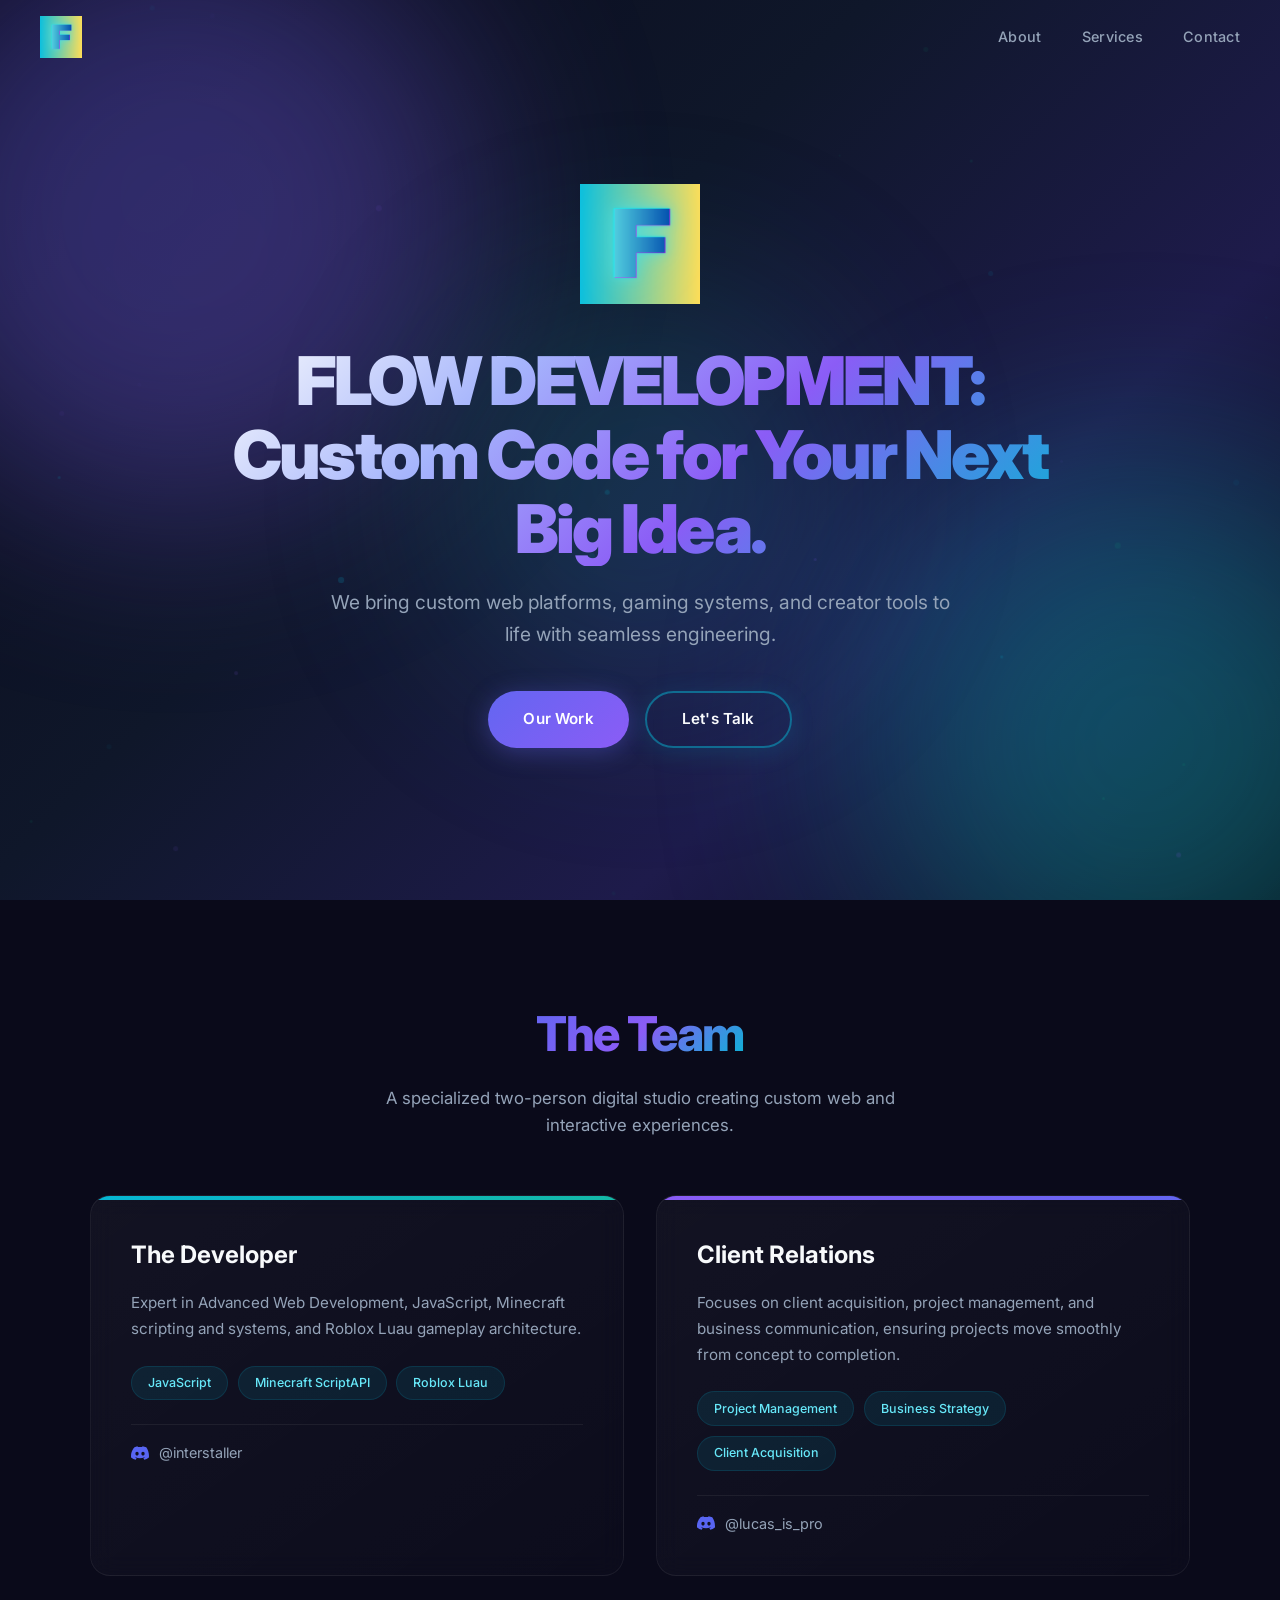
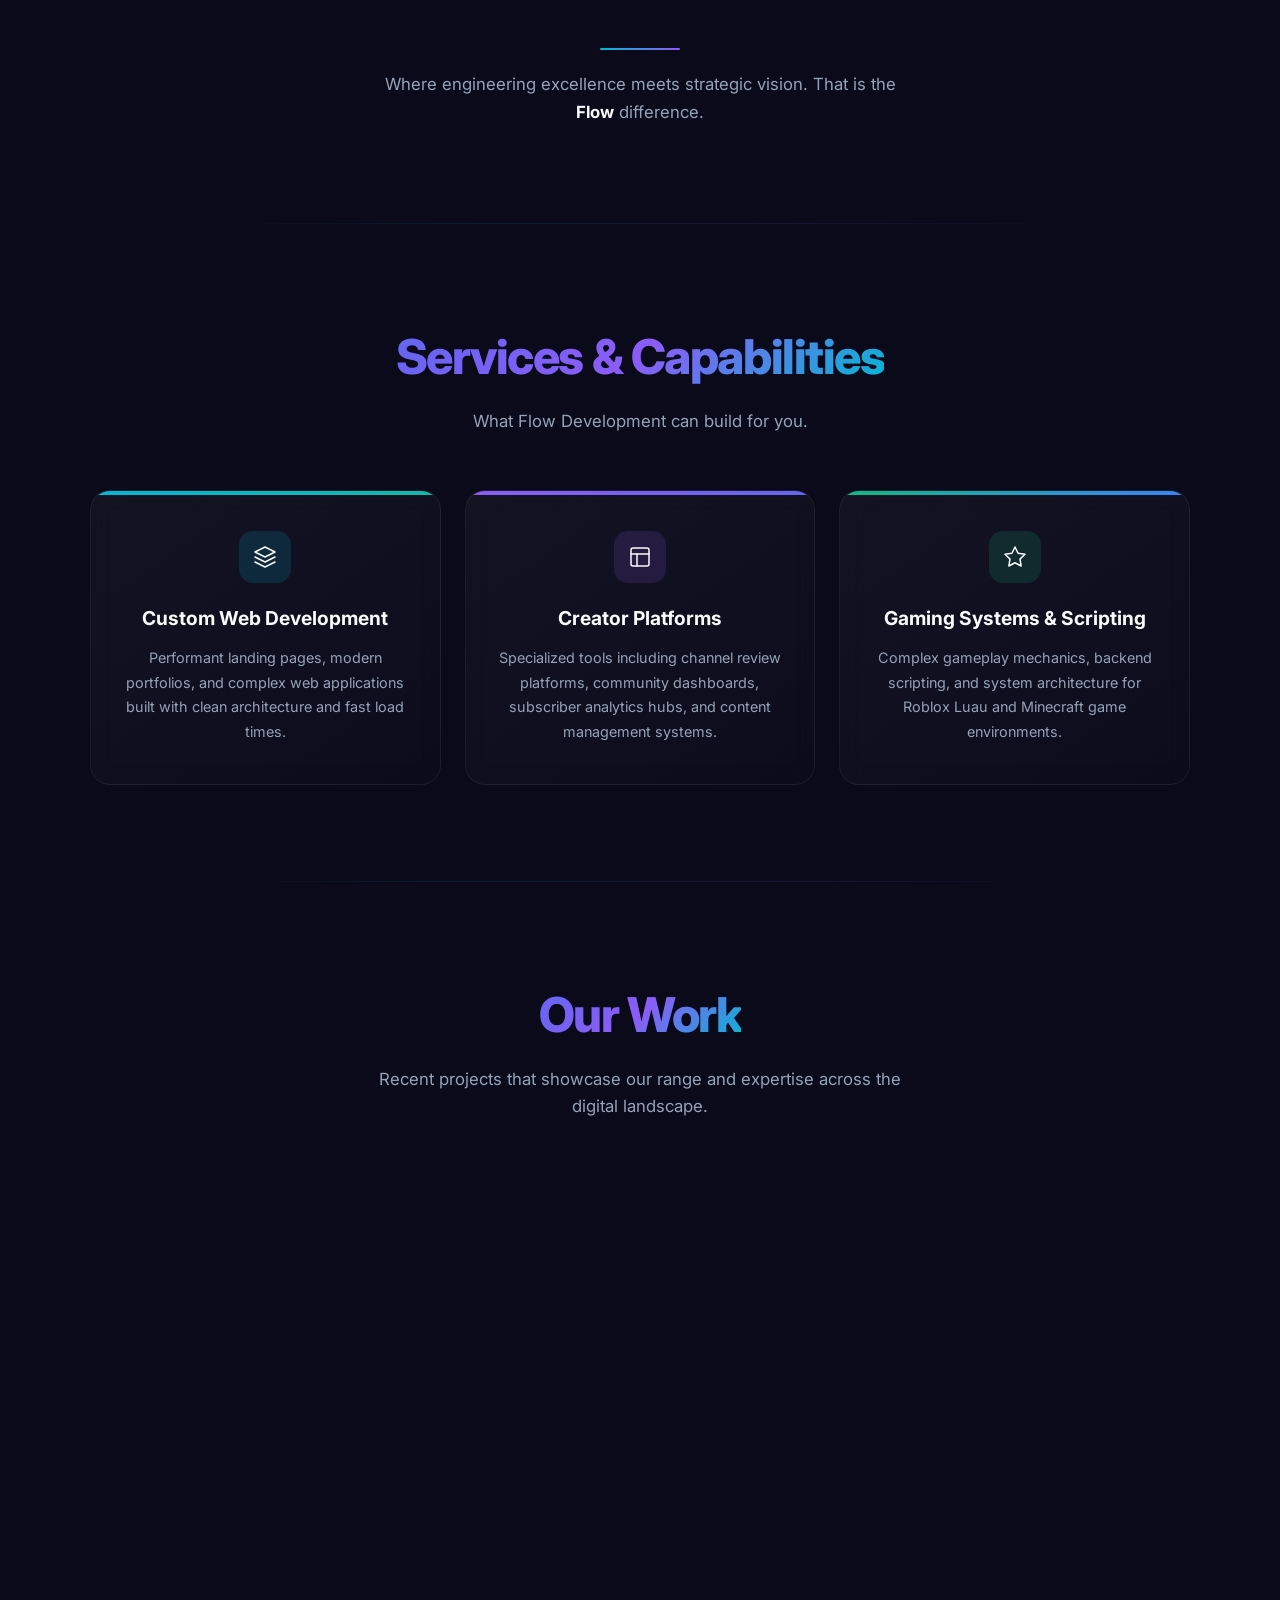
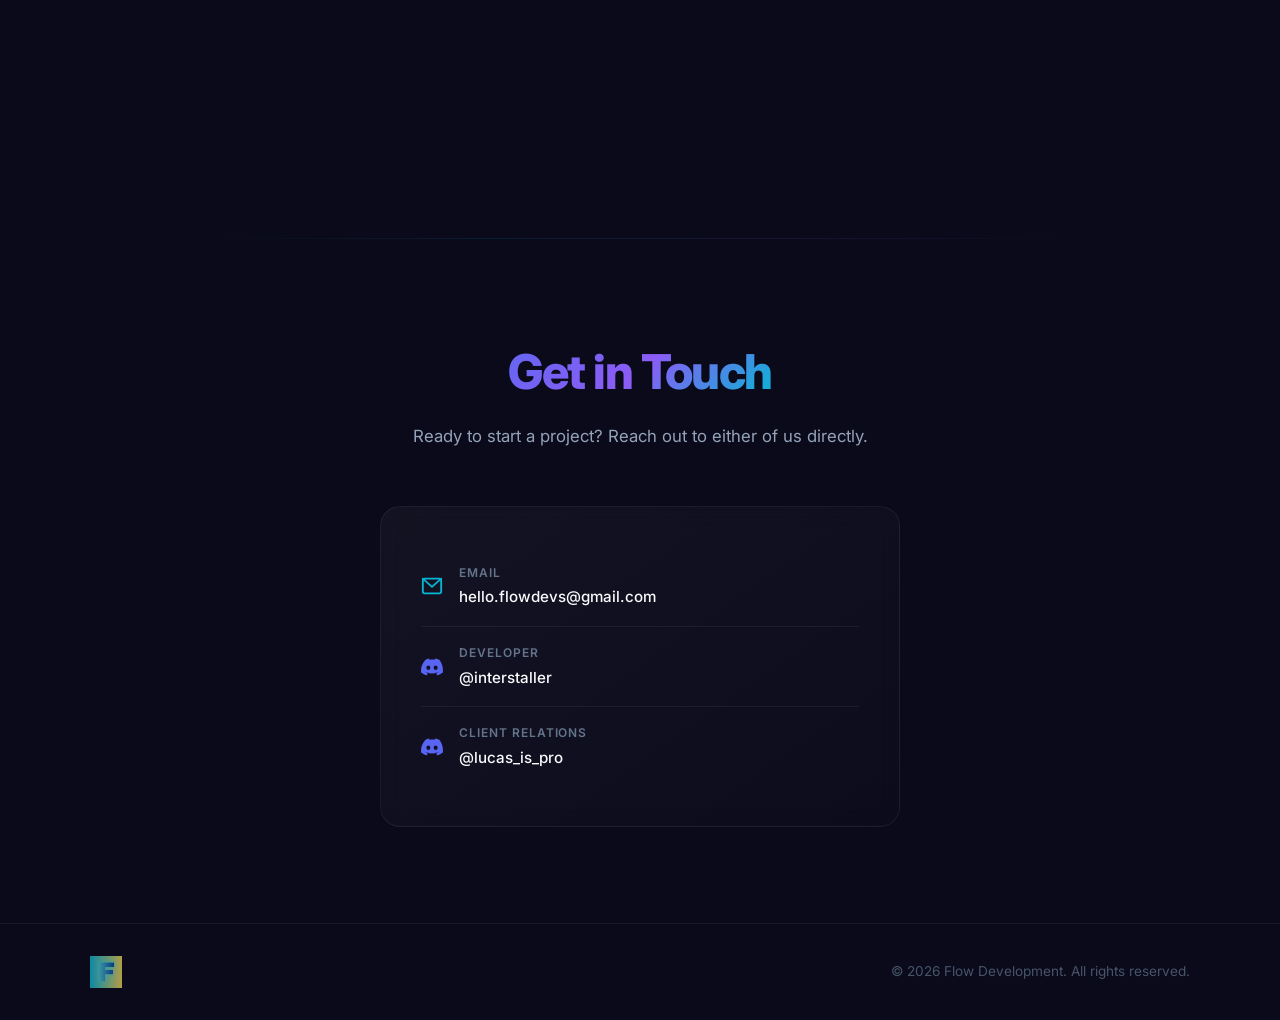
<file: index.html>
<!DOCTYPE html>
<html lang="en">
<head>
<meta charset="UTF-8">
<meta name="viewport" content="width=device-width, initial-scale=1.0">
<title>Flow Development</title>
<link rel="preconnect" href="https://fonts.googleapis.com">
<link rel="preconnect" href="https://fonts.gstatic.com" crossorigin>
<link href="https://fonts.googleapis.com/css2?family=Inter:wght@300;400;500;600;700;800;900&display=swap" rel="stylesheet">
<link rel="icon" href="logo.png" type="image/png">
<link rel="stylesheet" href="style.css">
</head>
<body>

<div class="progress-bar" id="progressBar"></div>

<header id="header">
<div class="header-inner">
<a href="#top" class="logo-link"><img src="logo.png" alt="Flow Development"></a>
<nav>
<a href="#about">About</a>
<a href="#services">Services</a>
<a href="#contact">Contact</a>
</nav>
</div>
</header>

<section id="hero">
<div class="wave-bg">
<div class="blob blob-1"></div>
<div class="blob blob-2"></div>
<div class="blob blob-3"></div>
<div class="cursor-glow"></div>
<div class="hero-particles"></div>
</div>
<div class="hero-content">
<img src="logo.png" alt="Flow Development" class="hero-logo">
<h1>FLOW DEVELOPMENT: Custom Code for Your Next Big Idea.</h1>
<p class="hero-sub">We bring custom web platforms, gaming systems, and creator tools to life with seamless engineering.</p>
<div class="hero-buttons">
<a href="#our-work" class="btn btn-primary">Our Work</a>
<a href="#contact" class="btn btn-secondary">Let's Talk</a>
</div>
</div>
</section>

<section id="about" class="section">
<div class="section-container">
<h2 class="section-title"><span class="gradient-text">The Team</span></h2>
<p class="section-subtitle">A specialized two-person digital studio creating custom web and interactive experiences.</p>
<div class="team-grid">
<div class="team-card reveal">
<div class="card-accent cyan"></div>
<h3>The Developer</h3>
<p>Expert in Advanced Web Development, JavaScript, Minecraft scripting and systems, and Roblox Luau gameplay architecture.</p>
<div class="skills">
<span class="skill-tag">JavaScript</span>
<span class="skill-tag">Minecraft ScriptAPI</span>
<span class="skill-tag">Roblox Luau</span>
</div>
<div class="contact-line">
<svg class="icon-discord" viewBox="0 0 24 24" fill="currentColor">
<path d="M20.317 4.37a19.791 19.791 0 00-4.885-1.515.074.074 0 00-.079.037c-.21.375-.444.865-.608 1.25-1.844-.276-3.68-.276-5.487 0-.163-.393-.406-.874-.618-1.25a.077.077 0 00-.078-.037A19.736 19.736 0 004.66 4.37a.07.07 0 00-.032.028C.533 9.046-.32 13.58.099 18.057a.082.082 0 00.031.056c2.053 1.508 4.041 2.423 5.993 3.03a.078.078 0 00.084-.028c.462-.63.873-1.295 1.226-1.994a.076.076 0 00-.042-.106c-.652-.247-1.274-.55-1.872-.892a.077.077 0 01-.008-.128c.126-.094.252-.192.372-.291a.075.075 0 01.078-.01c3.928 1.793 8.18 1.793 12.061 0a.074.074 0 01.079.01c.12.099.246.198.373.292a.077.077 0 01-.007.127 12.299 12.299 0 01-1.873.891.076.076 0 00-.041.107c.36.698.772 1.363 1.225 1.993a.076.076 0 00.084.029c1.961-.607 3.95-1.522 6.002-3.03a.077.077 0 00.032-.055c.5-5.177-.838-9.674-3.549-13.66a.06.06 0 00-.031-.029zM8.02 15.33c-1.183 0-2.157-1.085-2.157-2.419 0-1.333.956-2.419 2.157-2.419 1.21 0 2.176 1.095 2.157 2.42 0 1.333-.956 2.418-2.157 2.418zm7.975 0c-1.183 0-2.157-1.085-2.157-2.419 0-1.333.955-2.419 2.157-2.419 1.21 0 2.176 1.095 2.157 2.42 0 1.333-.946 2.418-2.157 2.418z"></path>
</svg>
<span class="discord-copy" data-discord="@interstaller">@interstaller</span>
</div>
</div>
<div class="team-card reveal">
<div class="card-accent purple"></div>
<h3>Client Relations</h3>
<p>Focuses on client acquisition, project management, and business communication, ensuring projects move smoothly from concept to completion.</p>
<div class="skills">
<span class="skill-tag">Project Management</span>
<span class="skill-tag">Business Strategy</span>
<span class="skill-tag">Client Acquisition</span>
</div>
<div class="contact-line">
<svg class="icon-discord" viewBox="0 0 24 24" fill="currentColor">
<path d="M20.317 4.37a19.791 19.791 0 00-4.885-1.515.074.074 0 00-.079.037c-.21.375-.444.865-.608 1.25-1.844-.276-3.68-.276-5.487 0-.163-.393-.406-.874-.618-1.25a.077.077 0 00-.078-.037A19.736 19.736 0 004.66 4.37a.07.07 0 00-.032.028C.533 9.046-.32 13.58.099 18.057a.082.082 0 00.031.056c2.053 1.508 4.041 2.423 5.993 3.03a.078.078 0 00.084-.028c.462-.63.873-1.295 1.226-1.994a.076.076 0 00-.042-.106c-.652-.247-1.274-.55-1.872-.892a.077.077 0 01-.008-.128c.126-.094.252-.192.372-.291a.075.075 0 01.078-.01c3.928 1.793 8.18 1.793 12.061 0a.074.074 0 01.079.01c.12.099.246.198.373.292a.077.077 0 01-.007.127 12.299 12.299 0 01-1.873.891.076.076 0 00-.041.107c.36.698.772 1.363 1.225 1.993a.076.076 0 00.084.029c1.961-.607 3.95-1.522 6.002-3.03a.077.077 0 00.032-.055c.5-5.177-.838-9.674-3.549-13.66a.06.06 0 00-.031-.029zM8.02 15.33c-1.183 0-2.157-1.085-2.157-2.419 0-1.333.956-2.419 2.157-2.419 1.21 0 2.176 1.095 2.157 2.42 0 1.333-.956 2.418-2.157 2.418zm7.975 0c-1.183 0-2.157-1.085-2.157-2.419 0-1.333.955-2.419 2.157-2.419 1.21 0 2.176 1.095 2.157 2.42 0 1.333-.946 2.418-2.157 2.418z"></path>
</svg>
<span class="discord-copy" data-discord="@lucas_is_pro">@lucas_is_pro</span>
</div>
</div>
</div>
<div class="synergy reveal">
<div class="synergy-line"></div>
<p>Where engineering excellence meets strategic vision. That is the <strong>Flow</strong> difference.</p>
</div>
</div>
</section>

<section id="services" class="section">
<div class="section-container">
<h2 class="section-title"><span class="gradient-text">Services &amp; Capabilities</span></h2>
<p class="section-subtitle">What Flow Development can build for you.</p>
<div class="services-grid">
<div class="service-card reveal">
<div class="card-top-border cyan"></div>
<div class="card-icon-wrap cyan-bg">
<svg viewBox="0 0 24 24" fill="none" stroke="currentColor" stroke-width="1.5" stroke-linecap="round" stroke-linejoin="round">
<path d="M12 2L2 7l10 5 10-5-10-5z"></path>
<path d="M2 17l10 5 10-5"></path>
<path d="M2 12l10 5 10-5"></path>
</svg>
</div>
<h3>Custom Web Development</h3>
<p>Performant landing pages, modern portfolios, and complex web applications built with clean architecture and fast load times.</p>
</div>
<div class="service-card reveal">
<div class="card-top-border purple"></div>
<div class="card-icon-wrap purple-bg">
<svg viewBox="0 0 24 24" fill="none" stroke="currentColor" stroke-width="1.5" stroke-linecap="round" stroke-linejoin="round">
<rect x="3" y="3" width="18" height="18" rx="2" ry="2"></rect>
<line x1="3" y1="9" x2="21" y2="9"></line>
<line x1="9" y1="21" x2="9" y2="9"></line>
</svg>
</div>
<h3>Creator Platforms</h3>
<p>Specialized tools including channel review platforms, community dashboards, subscriber analytics hubs, and content management systems.</p>
</div>
<div class="service-card reveal">
<div class="card-top-border green"></div>
<div class="card-icon-wrap green-bg">
<svg viewBox="0 0 24 24" fill="none" stroke="currentColor" stroke-width="1.5" stroke-linecap="round" stroke-linejoin="round">
<polygon points="12 2 15.09 8.26 22 9.27 17 14.14 18.18 21.02 12 17.77 5.82 21.02 7 14.14 2 9.27 8.91 8.26 12 2"></polygon>
</svg>
</div>
<h3>Gaming Systems &amp; Scripting</h3>
<p>Complex gameplay mechanics, backend scripting, and system architecture for Roblox Luau and Minecraft game environments.</p>
</div>
</div>
</div>
</section>

<section id="our-work" class="section">
<div class="section-container">
<h2 class="section-title"><span class="gradient-text">Our Work</span></h2>
<p class="section-subtitle">Recent projects that showcase our range and expertise across the digital landscape.</p>
<div class="portfolio-grid">
<div class="portfolio-card reveal" data-project="0">
<div class="portfolio-image" style="background: linear-gradient(135deg, #7C3AED, #4F46E5, #06B6D4)">
<div class="portfolio-icon-wrap">
<svg viewBox="0 0 24 24" fill="none" stroke="currentColor" stroke-width="1.8" stroke-linecap="round" stroke-linejoin="round">
<polygon points="5 3 19 12 5 21 5 3"></polygon>
</svg>
</div>
<div class="portfolio-overlay">
<span>View Project</span>
</div>
</div>
<div class="portfolio-info">
<h3>Creator Video Hub &amp; Review Platform</h3>
<p>A custom web ecosystem designed for video creators featuring a curated video archive, real-time subscriber milestone tracking, and interactive community review boards.</p>
<div class="portfolio-tags">
<span>Web Development</span>
<span>JavaScript</span>
<span>Responsive UI</span>
</div>
</div>
</div>
<div class="portfolio-card reveal" data-project="1">
<div class="portfolio-image" style="background: linear-gradient(135deg, #0E7490, #06B6D4, #0891B2)">
<div class="portfolio-icon-wrap">
<svg viewBox="0 0 24 24" fill="none" stroke="currentColor" stroke-width="1.8" stroke-linecap="round" stroke-linejoin="round">
<path d="M22 12h-4l-3 9L9 3l-3 9H2"></path>
</svg>
</div>
<div class="portfolio-overlay">
<span>View Project</span>
</div>
</div>
<div class="portfolio-info">
<h3>Streamer Landing Page &amp; Schedule Dashboard</h3>
<p>A high-impact landing page built for live streamers featuring dynamic schedule tracking, social media hubs, and automated live-status alerts.</p>
<div class="portfolio-tags">
<span>Web Development</span>
<span>JavaScript UI/UX</span>
<span>CSS Animations</span>
</div>
</div>
</div>
<div class="portfolio-card reveal" data-project="2">
<div class="portfolio-image" style="background: linear-gradient(135deg, #065F46, #10B981, #3B82F6)">
<div class="portfolio-icon-wrap">
<svg viewBox="0 0 24 24" fill="none" stroke="currentColor" stroke-width="1.8" stroke-linecap="round" stroke-linejoin="round">
<rect x="2" y="7" width="20" height="14" rx="2" ry="2"></rect>
<path d="M16 21V5a2 2 0 00-2-2h-4a2 2 0 00-2 2v16"></path>
</svg>
</div>
<div class="portfolio-overlay">
<span>View Project</span>
</div>
</div>
<div class="portfolio-info">
<h3>Modern Corporate &amp; Business Landing Page</h3>
<p>A sleek, high-conversion landing page built for modern corporate brands or local businesses, featuring interactive service sections, client testimonials, and a custom contact interface.</p>
<div class="portfolio-tags">
<span>Web Development</span>
<span>Vanilla JS</span>
<span>Premium UI/UX</span>
</div>
</div>
</div>
</div>
</div>
</section>

<section id="contact" class="section">
<div class="section-container">
<h2 class="section-title"><span class="gradient-text">Get in Touch</span></h2>
<p class="section-subtitle">Ready to start a project? Reach out to either of us directly.</p>
<div class="contact-card reveal">
<div class="contact-item">
<svg class="contact-icon" viewBox="0 0 24 24" fill="none" stroke="currentColor" stroke-width="2" stroke-linecap="round" stroke-linejoin="round">
<rect x="2" y="4" width="20" height="16" rx="2"></rect>
<path d="M22 4L12 13 2 4"></path>
</svg>
<div>
<span class="contact-label">Email</span>
<span class="contact-value">hello.flowdevs@gmail.com</span>
</div>
</div>
<div class="contact-item">
<svg class="contact-icon" viewBox="0 0 24 24" fill="currentColor">
<path d="M20.317 4.37a19.791 19.791 0 00-4.885-1.515.074.074 0 00-.079.037c-.21.375-.444.865-.608 1.25-1.844-.276-3.68-.276-5.487 0-.163-.393-.406-.874-.618-1.25a.077.077 0 00-.078-.037A19.736 19.736 0 004.66 4.37a.07.07 0 00-.032.028C.533 9.046-.32 13.58.099 18.057a.082.082 0 00.031.056c2.053 1.508 4.041 2.423 5.993 3.03a.078.078 0 00.084-.028c.462-.63.873-1.295 1.226-1.994a.076.076 0 00-.042-.106c-.652-.247-1.274-.55-1.872-.892a.077.077 0 01-.008-.128c.126-.094.252-.192.372-.291a.075.075 0 01.078-.01c3.928 1.793 8.18 1.793 12.061 0a.074.074 0 01.079.01c.12.099.246.198.373.292a.077.077 0 01-.007.127 12.299 12.299 0 01-1.873.891.076.076 0 00-.041.107c.36.698.772 1.363 1.225 1.993a.076.076 0 00.084.029c1.961-.607 3.95-1.522 6.002-3.03a.077.077 0 00.032-.055c.5-5.177-.838-9.674-3.549-13.66a.06.06 0 00-.031-.029zM8.02 15.33c-1.183 0-2.157-1.085-2.157-2.419 0-1.333.956-2.419 2.157-2.419 1.21 0 2.176 1.095 2.157 2.42 0 1.333-.956 2.418-2.157 2.418zm7.975 0c-1.183 0-2.157-1.085-2.157-2.419 0-1.333.955-2.419 2.157-2.419 1.21 0 2.176 1.095 2.157 2.42 0 1.333-.946 2.418-2.157 2.418z"></path>
</svg>
<div>
<span class="contact-label">Developer</span>
<span class="contact-value discord-copy" data-discord="@interstaller">@interstaller</span>
</div>
</div>
<div class="contact-item">
<svg class="contact-icon" viewBox="0 0 24 24" fill="currentColor">
<path d="M20.317 4.37a19.791 19.791 0 00-4.885-1.515.074.074 0 00-.079.037c-.21.375-.444.865-.608 1.25-1.844-.276-3.68-.276-5.487 0-.163-.393-.406-.874-.618-1.25a.077.077 0 00-.078-.037A19.736 19.736 0 004.66 4.37a.07.07 0 00-.032.028C.533 9.046-.32 13.58.099 18.057a.082.082 0 00.031.056c2.053 1.508 4.041 2.423 5.993 3.03a.078.078 0 00.084-.028c.462-.63.873-1.295 1.226-1.994a.076.076 0 00-.042-.106c-.652-.247-1.274-.55-1.872-.892a.077.077 0 01-.008-.128c.126-.094.252-.192.372-.291a.075.075 0 01.078-.01c3.928 1.793 8.18 1.793 12.061 0a.074.074 0 01.079.01c.12.099.246.198.373.292a.077.077 0 01-.007.127 12.299 12.299 0 01-1.873.891.076.076 0 00-.041.107c.36.698.772 1.363 1.225 1.993a.076.076 0 00.084.029c1.961-.607 3.95-1.522 6.002-3.03a.077.077 0 00.032-.055c.5-5.177-.838-9.674-3.549-13.66a.06.06 0 00-.031-.029zM8.02 15.33c-1.183 0-2.157-1.085-2.157-2.419 0-1.333.956-2.419 2.157-2.419 1.21 0 2.176 1.095 2.157 2.42 0 1.333-.956 2.418-2.157 2.418zm7.975 0c-1.183 0-2.157-1.085-2.157-2.419 0-1.333.955-2.419 2.157-2.419 1.21 0 2.176 1.095 2.157 2.42 0 1.333-.946 2.418-2.157 2.418z"></path>
</svg>
<div>
<span class="contact-label">Client Relations</span>
<span class="contact-value discord-copy" data-discord="@lucas_is_pro">@lucas_is_pro</span>
</div>
</div>
</div>
</div>
</section>

<div class="modal-overlay" id="modal">
<div class="modal">
<button class="modal-close" id="modalClose">
<svg viewBox="0 0 24 24" fill="none" stroke="currentColor" stroke-width="2.5" stroke-linecap="round" stroke-linejoin="round">
<path d="M18 6L6 18"></path>
<path d="M6 6l12 12"></path>
</svg>
</button>
<div class="modal-image" id="modalImage">
<div class="modal-img-icon" id="modalIcon"></div>
</div>
<div class="modal-body">
<h3 id="modalTitle"></h3>
<p id="modalDesc"></p>
<div class="modal-tags" id="modalTags"></div>
<a href="#" id="modalLink" class="btn btn-primary" target="_blank" rel="noopener">View Demo</a>
</div>
</div>
</div>

<a href="#top" class="back-to-top" id="backToTop" aria-label="Back to top">
<svg viewBox="0 0 24 24" fill="none" stroke="currentColor" stroke-width="2.5" stroke-linecap="round" stroke-linejoin="round">
<path d="M18 15L12 9 6 15"></path>
</svg>
</a>

<footer>
<div class="footer-inner">
<a href="#top" class="footer-logo-link"><img src="logo.png" alt="Flow Development" class="footer-logo"></a>
<p>&copy; 2026 Flow Development. All rights reserved.</p>
</div>
</footer>

<script src="script.js"></script>
</body>
</html>
</file>
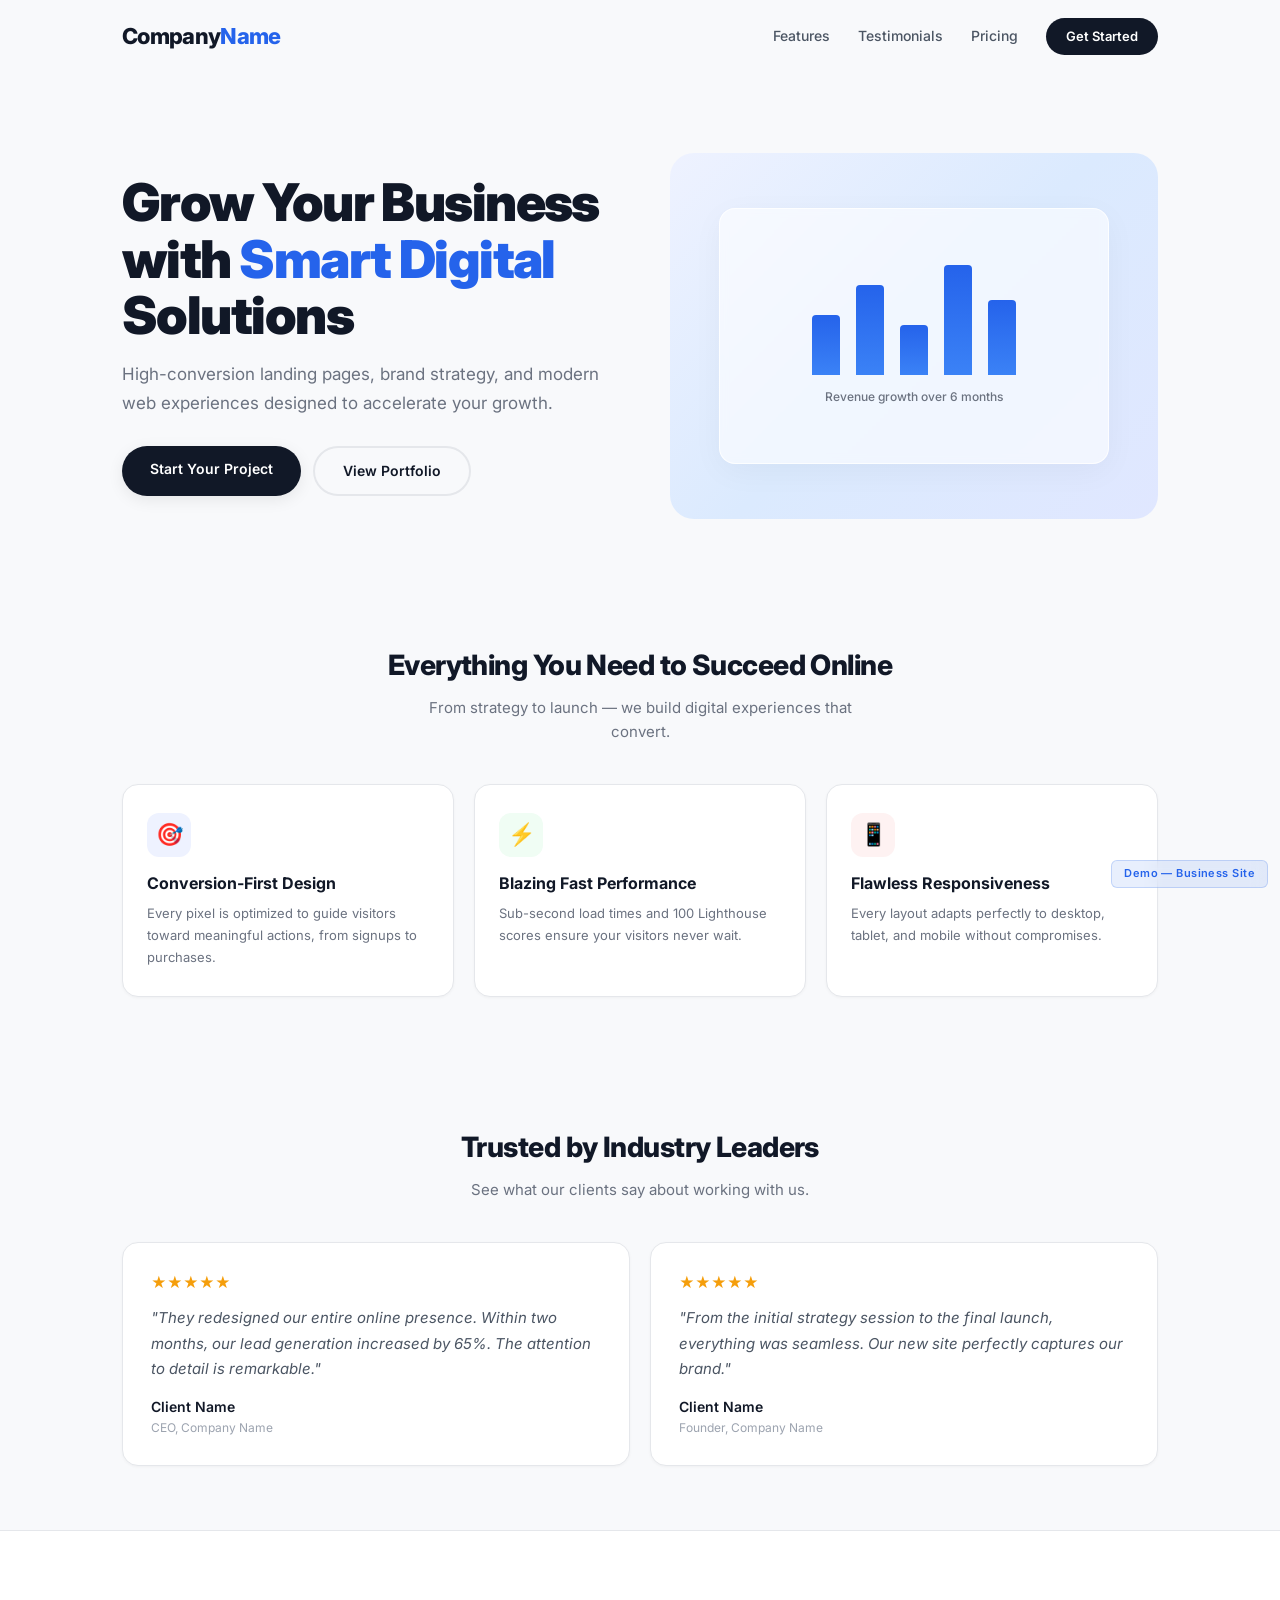
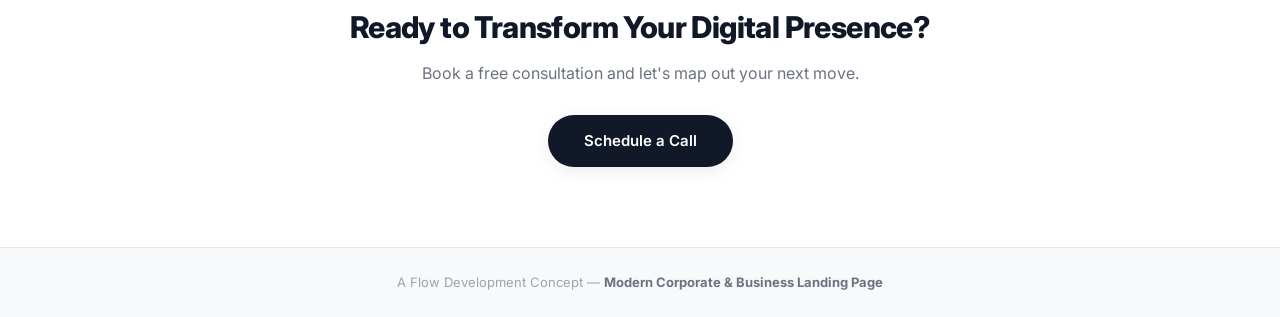
<file: demo-corporate-landing.html>
<!DOCTYPE html>
<html lang="en">
<head>
<meta charset="UTF-8">
<meta name="viewport" content="width=device-width, initial-scale=1.0">
<title>Business Landing Page — Demo</title>
<link rel="preconnect" href="https://fonts.googleapis.com">
<link rel="icon" href="logo.png" type="image/png">
<link href="https://fonts.googleapis.com/css2?family=Inter:wght@300;400;500;600;700;800;900&display=swap" rel="stylesheet">
<style>
*{margin:0;padding:0;box-sizing:border-box}
body{font-family:'Inter',sans-serif;background:#f8f9fb;color:#111827;-webkit-font-smoothing:antialiased;line-height:1.6}
.demo-badge{position:fixed;bottom:12px;right:12px;z-index:999;background:rgba(37,99,235,0.1);border:1px solid rgba(37,99,235,0.2);color:#2563eb;padding:4px 12px;border-radius:6px;font-size:11px;font-weight:600;letter-spacing:0.04em;backdrop-filter:blur(8px);pointer-events:none}
nav{display:flex;align-items:center;justify-content:space-between;padding:18px 32px;max-width:1100px;margin:0 auto}
nav .brand{font-size:22px;font-weight:800;letter-spacing:-0.03em;color:#111827}
nav .brand span{color:#2563eb}
nav .nav-right{display:flex;align-items:center;gap:28px}
nav .nav-right a{color:#4b5563;font-size:14px;font-weight:500;text-decoration:none;transition:color .2s}
nav .nav-right a:hover{color:#111827}
nav .nav-right .nav-cta{padding:8px 20px;border-radius:100px;font-size:13px;font-weight:600;background:#111827;color:#fff;text-decoration:none;transition:all .25s}
nav .nav-right .nav-cta:hover{background:#2563eb;transform:translateY(-1px)}
.hero{max-width:1100px;margin:0 auto;padding:80px 32px 60px;display:grid;grid-template-columns:1fr 1fr;gap:60px;align-items:center}
.hero-text h1{font-size:clamp(32px,5vw,52px);font-weight:900;letter-spacing:-0.03em;line-height:1.08;margin-bottom:16px}
.hero-text h1 span{color:#2563eb}
.hero-text p{font-size:17px;color:#6b7280;line-height:1.7;margin-bottom:28px;max-width:480px}
.hero-text .hero-btns{display:flex;gap:12px;flex-wrap:wrap}
.hero-text .hero-btns .btn-primary{padding:12px 28px;border-radius:100px;font-size:14px;font-weight:600;background:#111827;color:#fff;text-decoration:none;transition:all .3s;box-shadow:0 4px 16px rgba(0,0,0,.08)}
.hero-text .hero-btns .btn-primary:hover{background:#2563eb;transform:translateY(-2px);box-shadow:0 8px 28px rgba(37,99,235,.25)}
.hero-text .hero-btns .btn-secondary{padding:12px 28px;border-radius:100px;font-size:14px;font-weight:600;background:transparent;color:#111827;border:2px solid #e5e7eb;text-decoration:none;transition:all .3s}
.hero-text .hero-btns .btn-secondary:hover{border-color:#2563eb;color:#2563eb}
.hero-visual{background:linear-gradient(135deg,#eef2ff,#dbeafe,#e0e7ff);border-radius:24px;aspect-ratio:4/3;display:flex;align-items:center;justify-content:center;position:relative;overflow:hidden}
.hero-visual .graphic{width:80%;height:70%;background:rgba(255,255,255,.6);border-radius:16px;backdrop-filter:blur(4px);display:flex;align-items:center;justify-content:center;flex-direction:column;gap:12px;box-shadow:0 8px 32px rgba(0,0,0,.04);border:1px solid rgba(255,255,255,.8)}
.hero-visual .graphic .bar-group{display:flex;gap:16px;align-items:flex-end}
.hero-visual .graphic .bar{width:28px;background:linear-gradient(180deg,#2563eb,#3b82f6);border-radius:4px 4px 0 0;transition:height .4s}
.hero-visual .graphic .bar:nth-child(1){height:60px}
.hero-visual .graphic .bar:nth-child(2){height:90px}
.hero-visual .graphic .bar:nth-child(3){height:50px}
.hero-visual .graphic .bar:nth-child(4){height:110px}
.hero-visual .graphic .bar:nth-child(5){height:75px}
.hero-visual .graphic .graph-label{font-size:12px;color:#6b7280;font-weight:500}
.section{padding:64px 32px;max-width:1100px;margin:0 auto}
.section h3{font-size:28px;font-weight:800;text-align:center;letter-spacing:-0.02em;margin-bottom:8px}
.section .sec-sub{color:#6b7280;text-align:center;font-size:15px;margin-bottom:40px;max-width:480px;margin-left:auto;margin-right:auto}
.features-grid{display:grid;grid-template-columns:repeat(3,1fr);gap:20px}
.feature-card{padding:28px 24px;border-radius:16px;background:#fff;border:1px solid #e5e7eb;transition:all .3s;box-shadow:0 1px 3px rgba(0,0,0,.04)}
.feature-card:hover{transform:translateY(-4px);border-color:#2563eb;box-shadow:0 12px 40px rgba(37,99,235,.08)}
.feature-card .f-icon{width:44px;height:44px;border-radius:12px;display:flex;align-items:center;justify-content:center;font-size:22px;margin-bottom:14px}
.feature-card h4{font-size:16px;font-weight:700;margin-bottom:6px}
.feature-card p{font-size:13px;color:#6b7280;line-height:1.7}
.testimonials-grid{display:grid;grid-template-columns:1fr 1fr;gap:20px}
.testimonial-card{padding:28px;border-radius:16px;background:#fff;border:1px solid #e5e7eb;box-shadow:0 1px 3px rgba(0,0,0,.04)}
.testimonial-card .t-stars{color:#f59e0b;font-size:15px;margin-bottom:10px}
.testimonial-card .t-text{font-size:15px;color:#4b5563;line-height:1.7;margin-bottom:14px;font-style:italic}
.testimonial-card .t-author{font-size:14px;font-weight:600;color:#111827}
.testimonial-card .t-role{font-size:12px;color:#9ca3af}
.cta-section{text-align:center;padding:72px 24px 80px;background:#fff;border-top:1px solid #e5e7eb}
.cta-section h3{font-size:30px;font-weight:800;letter-spacing:-0.02em;margin-bottom:10px}
.cta-section p{color:#6b7280;margin-bottom:28px;font-size:16px}
.cta-section .cta-btn{padding:14px 36px;border-radius:100px;font-size:15px;font-weight:600;background:#111827;color:#fff;text-decoration:none;transition:all .3s;display:inline-block;box-shadow:0 4px 16px rgba(0,0,0,.08)}
.cta-section .cta-btn:hover{background:#2563eb;transform:translateY(-2px);box-shadow:0 8px 28px rgba(37,99,235,.25)}
footer{padding:24px 32px;text-align:center;color:#9ca3af;font-size:13px;border-top:1px solid #e5e7eb}
footer strong{color:#6b7280}
@media(max-width:768px){
.hero{grid-template-columns:1fr;gap:32px;padding:60px 20px 40px;text-align:center}
.hero-text p{margin:0 auto 28px}
.hero-text .hero-btns{justify-content:center}
.hero-visual{display:none}
.features-grid{grid-template-columns:1fr 1fr}
.testimonials-grid{grid-template-columns:1fr}
nav{padding:14px 18px}
nav .nav-right a:not(.nav-cta){display:none}
}
@media(max-width:480px){
.features-grid{grid-template-columns:1fr}
}
</style>
</head>
<body>
<div class="demo-badge">Demo — Business Site</div>
<nav>
<div class="brand">Company<span>Name</span></div>
<div class="nav-right">
<a href="#">Features</a>
<a href="#">Testimonials</a>
<a href="#">Pricing</a>
<a href="#" class="nav-cta">Get Started</a>
</div>
</nav>
<section class="hero">
<div class="hero-text">
<h1>Grow Your Business<br>with <span>Smart Digital</span> Solutions</h1>
<p>High-conversion landing pages, brand strategy, and modern web experiences designed to accelerate your growth.</p>
<div class="hero-btns">
<a href="#" class="btn-primary">Start Your Project</a>
<a href="#" class="btn-secondary">View Portfolio</a>
</div>
</div>
<div class="hero-visual">
<div class="graphic">
<div class="bar-group">
<div class="bar"></div><div class="bar"></div><div class="bar"></div><div class="bar"></div><div class="bar"></div>
</div>
<div class="graph-label">Revenue growth over 6 months</div>
</div>
</div>
</section>
<section class="section">
<h3>Everything You Need to Succeed Online</h3>
<p class="sec-sub">From strategy to launch — we build digital experiences that convert.</p>
<div class="features-grid">
<div class="feature-card">
<div class="f-icon" style="background:#eef2ff;color:#2563eb">🎯</div>
<h4>Conversion-First Design</h4>
<p>Every pixel is optimized to guide visitors toward meaningful actions, from signups to purchases.</p>
</div>
<div class="feature-card">
<div class="f-icon" style="background:#f0fdf4;color:#16a34a">⚡</div>
<h4>Blazing Fast Performance</h4>
<p>Sub-second load times and 100 Lighthouse scores ensure your visitors never wait.</p>
</div>
<div class="feature-card">
<div class="f-icon" style="background:#fef2f2;color:#dc2626">📱</div>
<h4>Flawless Responsiveness</h4>
<p>Every layout adapts perfectly to desktop, tablet, and mobile without compromises.</p>
</div>
</div>
</section>
<section class="section">
<h3>Trusted by Industry Leaders</h3>
<p class="sec-sub">See what our clients say about working with us.</p>
<div class="testimonials-grid">
<div class="testimonial-card">
<div class="t-stars">★★★★★</div>
<div class="t-text">"They redesigned our entire online presence. Within two months, our lead generation increased by 65%. The attention to detail is remarkable."</div>
<div class="t-author">Client Name</div>
<div class="t-role">CEO, Company Name</div>
</div>
<div class="testimonial-card">
<div class="t-stars">★★★★★</div>
<div class="t-text">"From the initial strategy session to the final launch, everything was seamless. Our new site perfectly captures our brand."</div>
<div class="t-author">Client Name</div>
<div class="t-role">Founder, Company Name</div>
</div>
</div>
</section>
<section class="cta-section">
<h3>Ready to Transform Your Digital Presence?</h3>
<p>Book a free consultation and let's map out your next move.</p>
<a href="#" class="cta-btn">Schedule a Call</a>
</section>
<footer><p>A Flow Development Concept — <strong>Modern Corporate & Business Landing Page</strong></p></footer>
</body>
</html>
</file>
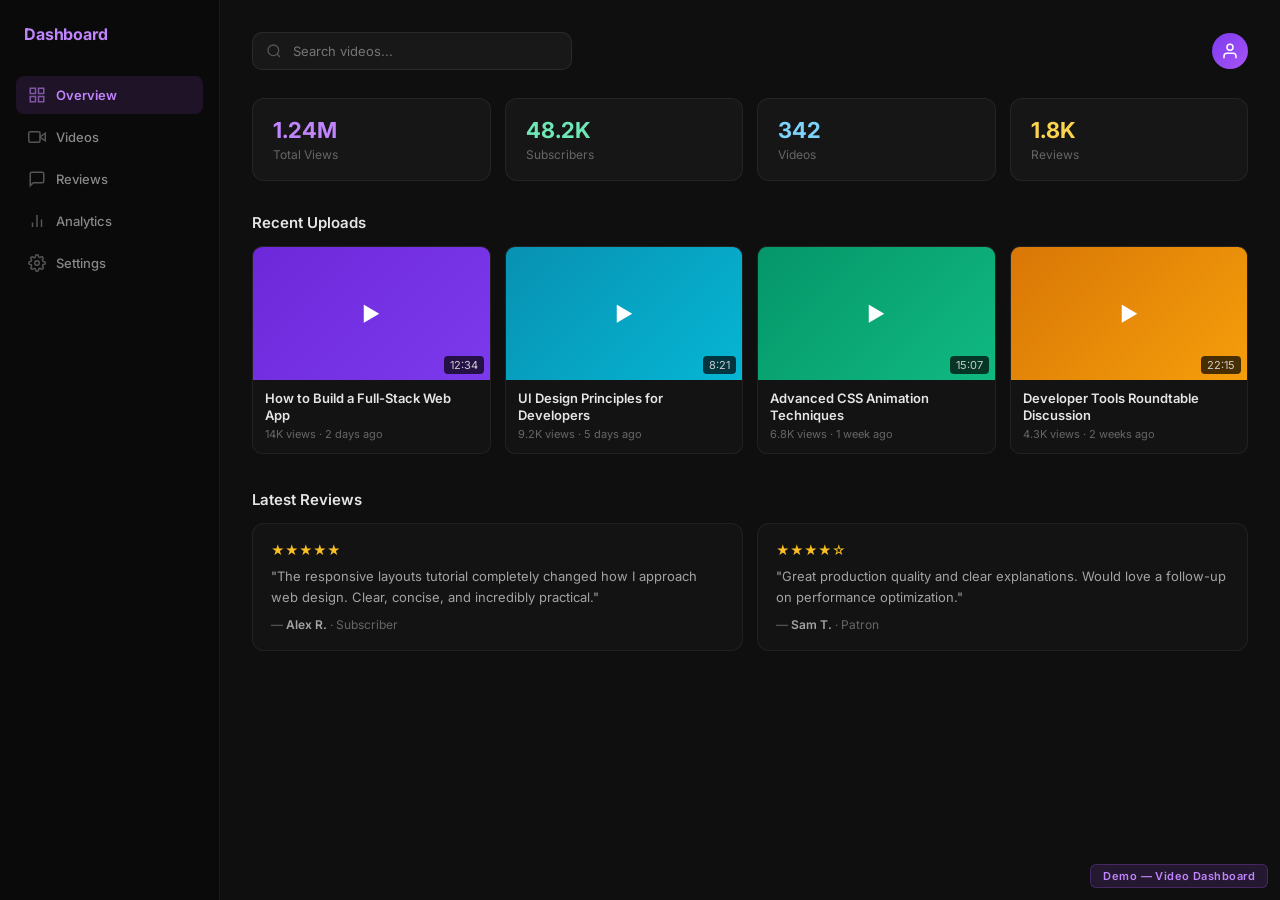
<file: demo-creator-hub.html>
<!DOCTYPE html>
<html lang="en">
<head>
<meta charset="UTF-8">
<meta name="viewport" content="width=device-width, initial-scale=1.0">
<title>Video Dashboard — Demo</title>
<link rel="preconnect" href="https://fonts.googleapis.com">
<link rel="icon" href="logo.png" type="image/png">
<link href="https://fonts.googleapis.com/css2?family=Inter:wght@300;400;500;600;700;800&display=swap" rel="stylesheet">
<style>
*{margin:0;padding:0;box-sizing:border-box}
body{font-family:'Inter',sans-serif;background:#0f0f0f;color:#e5e5e5;display:flex;min-height:100vh;-webkit-font-smoothing:antialiased}
.demo-badge{position:fixed;bottom:12px;right:12px;z-index:999;background:rgba(168,85,247,0.15);border:1px solid rgba(168,85,247,0.25);color:#c084fc;padding:4px 12px;border-radius:6px;font-size:11px;font-weight:600;letter-spacing:0.04em;backdrop-filter:blur(8px);pointer-events:none}
.sidebar{width:220px;background:#0a0a0a;border-right:1px solid rgba(255,255,255,0.06);padding:24px 16px;display:flex;flex-direction:column;gap:32px;flex-shrink:0}
.sidebar h2{font-size:16px;font-weight:700;color:#c084fc;letter-spacing:-0.01em;padding-left:8px}
.sidebar nav{display:flex;flex-direction:column;gap:4px}
.sidebar nav a{padding:10px 12px;border-radius:8px;font-size:13px;font-weight:500;color:#888;text-decoration:none;transition:all .2s;display:flex;align-items:center;gap:10px}
.sidebar nav a:hover{background:rgba(168,85,247,0.08);color:#e5e5e5}
.sidebar nav a.active{background:rgba(168,85,247,0.12);color:#c084fc;font-weight:600}
.sidebar .nav-icon{width:18px;height:18px;opacity:.6;flex-shrink:0}
.main{flex:1;padding:24px 32px 32px;overflow-y:auto}
.header-bar{display:flex;align-items:center;justify-content:space-between;margin-bottom:28px;padding-top:8px}
.header-bar .search-wrap{position:relative;width:320px}
.header-bar .search-wrap input{width:100%;padding:10px 16px 10px 40px;border-radius:10px;border:1px solid rgba(255,255,255,0.08);background:rgba(255,255,255,0.04);color:#e5e5e5;font-size:13px;outline:none;font-family:'Inter',sans-serif;transition:border-color .2s}
.header-bar .search-wrap input:focus{border-color:rgba(168,85,247,0.3)}
.header-bar .search-wrap .search-icon{position:absolute;left:14px;top:50%;transform:translateY(-50%);width:16px;height:16px;color:#555}
.header-bar .user-avatar{width:36px;height:36px;border-radius:50%;background:linear-gradient(135deg,#7C3AED,#A855F7);display:flex;align-items:center;justify-content:center;flex-shrink:0}
.header-bar .user-avatar svg{width:18px;height:18px;color:#fff}
.stats-row{display:grid;grid-template-columns:repeat(4,1fr);gap:14px;margin-bottom:32px}
.stat-card{padding:18px 20px;border-radius:12px;background:rgba(255,255,255,0.03);border:1px solid rgba(255,255,255,0.06)}
.stat-card .stat-val{font-size:22px;font-weight:700;color:#f5f5f5}
.stat-card .stat-label{font-size:12px;color:#666;margin-top:4px}
.stat-card.purple .stat-val{color:#c084fc}
.stat-card.green .stat-val{color:#6ee7b7}
.stat-card.blue .stat-val{color:#7dd3fc}
.stat-card.orange .stat-val{color:#fcd34d}
.section-title{font-size:15px;font-weight:600;color:#e5e5e5;margin-bottom:14px}
.video-grid{display:grid;grid-template-columns:repeat(4,1fr);gap:14px;margin-bottom:36px}
.video-card{border-radius:10px;overflow:hidden;background:rgba(255,255,255,0.02);border:1px solid rgba(255,255,255,0.06);transition:all .25s;cursor:pointer}
.video-card:hover{transform:translateY(-3px);border-color:rgba(168,85,247,0.2);box-shadow:0 8px 24px rgba(0,0,0,0.3)}
.video-thumb{aspect-ratio:16/9;display:flex;align-items:center;justify-content:center;font-size:20px;position:relative}
.video-thumb .dur{position:absolute;bottom:6px;right:6px;font-size:11px;background:rgba(0,0,0,0.7);padding:2px 6px;border-radius:4px;color:#ccc}
.video-info{padding:10px 12px 12px}
.video-info h4{font-size:13px;font-weight:600;color:#e5e5e5;margin-bottom:3px;line-height:1.3}
.video-info p{font-size:11px;color:#666}
.reviews-section{display:grid;grid-template-columns:1fr 1fr;gap:14px;margin-bottom:20px}
.review-card{padding:18px;border-radius:12px;background:rgba(255,255,255,0.02);border:1px solid rgba(255,255,255,0.06)}
.review-card .r-stars{font-size:13px;color:#fbbf24;margin-bottom:8px}
.review-card .r-text{font-size:13px;color:#a3a3a3;line-height:1.6;margin-bottom:10px}
.review-card .r-author{font-size:12px;color:#666}
.review-card .r-author strong{color:#a3a3a3;font-weight:600}
@media(max-width:1024px){
.stats-row{grid-template-columns:repeat(2,1fr)}
.video-grid{grid-template-columns:repeat(2,1fr)}
}
@media(max-width:768px){
.sidebar{display:none}
.main{padding:20px 16px}
.stats-row{grid-template-columns:1fr 1fr}
.video-grid{grid-template-columns:1fr 1fr}
.reviews-section{grid-template-columns:1fr}
.header-bar .search-wrap{width:auto;flex:1;max-width:280px}
}
</style>
</head>
<body>
<div class="demo-badge">Demo — Video Dashboard</div>
<aside class="sidebar">
<h2>Dashboard</h2>
<nav>
<a href="#" class="active"><svg class="nav-icon" viewBox="0 0 24 24" fill="none" stroke="currentColor" stroke-width="2"><rect x="3" y="3" width="7" height="7"/><rect x="14" y="3" width="7" height="7"/><rect x="3" y="14" width="7" height="7"/><rect x="14" y="14" width="7" height="7"/></svg>Overview</a>
<a href="#"><svg class="nav-icon" viewBox="0 0 24 24" fill="none" stroke="currentColor" stroke-width="2"><polygon points="23 7 16 12 23 17 23 7"/><rect x="1" y="5" width="15" height="14" rx="2"/></svg>Videos</a>
<a href="#"><svg class="nav-icon" viewBox="0 0 24 24" fill="none" stroke="currentColor" stroke-width="2"><path d="M21 15a2 2 0 01-2 2H7l-4 4V5a2 2 0 012-2h14a2 2 0 012 2z"/></svg>Reviews</a>
<a href="#"><svg class="nav-icon" viewBox="0 0 24 24" fill="none" stroke="currentColor" stroke-width="2"><path d="M18 20V10"/><path d="M12 20V4"/><path d="M6 20v-6"/></svg>Analytics</a>
<a href="#"><svg class="nav-icon" viewBox="0 0 24 24" fill="none" stroke="currentColor" stroke-width="2"><circle cx="12" cy="12" r="3"/><path d="M19.4 15a1.65 1.65 0 00.33 1.82l.06.06a2 2 0 010 2.83 2 2 0 01-2.83 0l-.06-.06a1.65 1.65 0 00-1.82-.33 1.65 1.65 0 00-1 1.51V21a2 2 0 01-4 0v-.09A1.65 1.65 0 009 19.4a1.65 1.65 0 00-1.82.33l-.06.06a2 2 0 01-2.83 0 2 2 0 010-2.83l.06-.06A1.65 1.65 0 004.68 15a1.65 1.65 0 00-1.51-1H3a2 2 0 010-4h.09A1.65 1.65 0 004.6 9a1.65 1.65 0 00-.33-1.82l-.06-.06a2 2 0 012.83-2.83l.06.06A1.65 1.65 0 009 4.68a1.65 1.65 0 001-1.51V3a2 2 0 014 0v.09a1.65 1.65 0 001 1.51 1.65 1.65 0 001.82-.33l.06-.06a2 2 0 012.83 2.83l-.06.06A1.65 1.65 0 0019.4 9a1.65 1.65 0 001.51 1H21a2 2 0 010 4h-.09a1.65 1.65 0 00-1.51 1z"/></svg>Settings</a>
</nav>
</aside>
<div class="main">
<div class="header-bar">
<div class="search-wrap">
<svg class="search-icon" viewBox="0 0 24 24" fill="none" stroke="currentColor" stroke-width="2"><circle cx="11" cy="11" r="8"/><path d="M21 21l-4.35-4.35"/></svg>
<input type="text" placeholder="Search videos...">
</div>
<div class="user-avatar">
<svg viewBox="0 0 24 24" fill="none" stroke="currentColor" stroke-width="2" stroke-linecap="round" stroke-linejoin="round">
<path d="M20 21v-2a4 4 0 00-4-4H8a4 4 0 00-4 4v2"></path>
<circle cx="12" cy="7" r="4"></circle>
</svg>
</div>
</div>
<div class="stats-row">
<div class="stat-card purple"><div class="stat-val">1.24M</div><div class="stat-label">Total Views</div></div>
<div class="stat-card green"><div class="stat-val">48.2K</div><div class="stat-label">Subscribers</div></div>
<div class="stat-card blue"><div class="stat-val">342</div><div class="stat-label">Videos</div></div>
<div class="stat-card orange"><div class="stat-val">1.8K</div><div class="stat-label">Reviews</div></div>
</div>
<div class="section-title">Recent Uploads</div>
<div class="video-grid">
<div class="video-card">
<div class="video-thumb" style="background:linear-gradient(135deg,#6d28d9,#7C3AED)"><span style="color:#fff">▶</span><span class="dur">12:34</span></div>
<div class="video-info"><h4>How to Build a Full-Stack Web App</h4><p>14K views · 2 days ago</p></div>
</div>
<div class="video-card">
<div class="video-thumb" style="background:linear-gradient(135deg,#0891b2,#06B6D4)"><span style="color:#fff">▶</span><span class="dur">8:21</span></div>
<div class="video-info"><h4>UI Design Principles for Developers</h4><p>9.2K views · 5 days ago</p></div>
</div>
<div class="video-card">
<div class="video-thumb" style="background:linear-gradient(135deg,#059669,#10B981)"><span style="color:#fff">▶</span><span class="dur">15:07</span></div>
<div class="video-info"><h4>Advanced CSS Animation Techniques</h4><p>6.8K views · 1 week ago</p></div>
</div>
<div class="video-card">
<div class="video-thumb" style="background:linear-gradient(135deg,#d97706,#F59E0B)"><span style="color:#fff">▶</span><span class="dur">22:15</span></div>
<div class="video-info"><h4>Developer Tools Roundtable Discussion</h4><p>4.3K views · 2 weeks ago</p></div>
</div>
</div>
<div class="section-title">Latest Reviews</div>
<div class="reviews-section">
<div class="review-card">
<div class="r-stars">★★★★★</div>
<div class="r-text">"The responsive layouts tutorial completely changed how I approach web design. Clear, concise, and incredibly practical."</div>
<div class="r-author">— <strong>Alex R.</strong> · Subscriber</div>
</div>
<div class="review-card">
<div class="r-stars">★★★★☆</div>
<div class="r-text">"Great production quality and clear explanations. Would love a follow-up on performance optimization."</div>
<div class="r-author">— <strong>Sam T.</strong> · Patron</div>
</div>
</div>
</div>
</body>
</html>
</file>
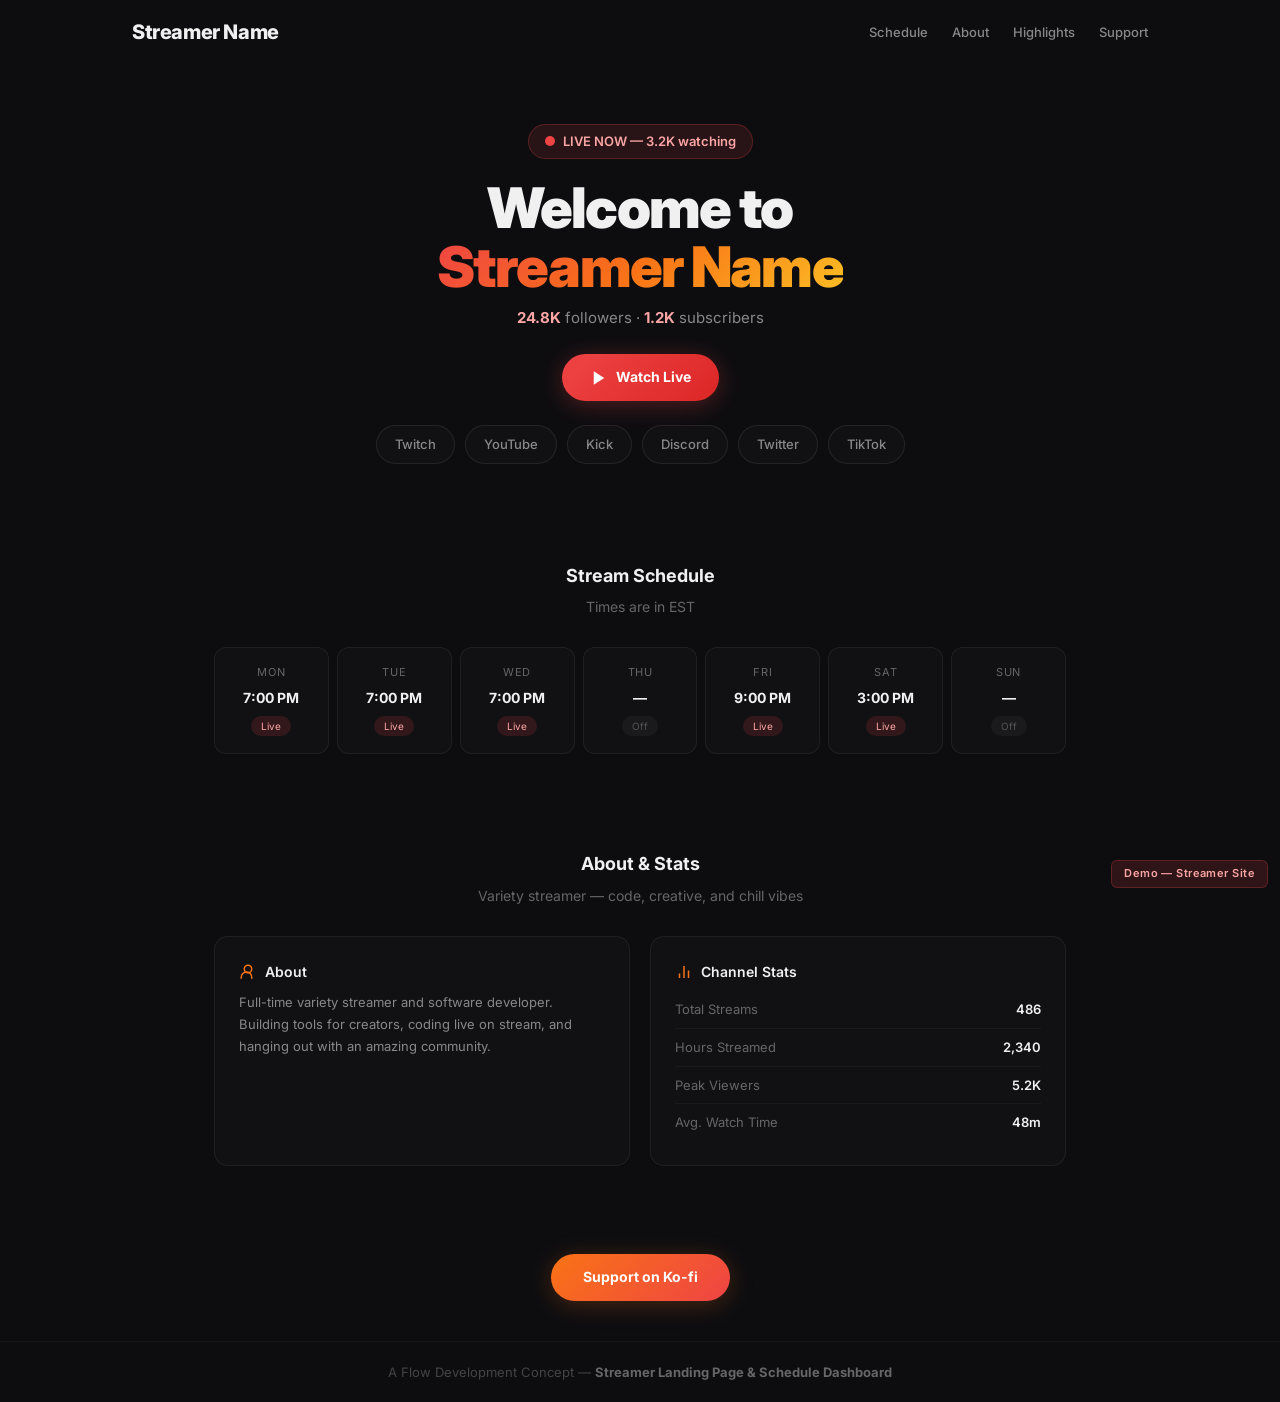
<file: demo-streamer-dashboard.html>
<!DOCTYPE html>
<html lang="en">
<head>
<meta charset="UTF-8">
<meta name="viewport" content="width=device-width, initial-scale=1.0">
<title>Streamer Site — Demo</title>
<link rel="preconnect" href="https://fonts.googleapis.com">
<link rel="icon" href="logo.png" type="image/png">
<link href="https://fonts.googleapis.com/css2?family=Inter:wght@300;400;500;600;700;800;900&display=swap" rel="stylesheet">
<style>
*{margin:0;padding:0;box-sizing:border-box}
body{font-family:'Inter',sans-serif;background:#0d0d10;color:#f0f0f0;-webkit-font-smoothing:antialiased;line-height:1.6}
.demo-badge{position:fixed;bottom:12px;right:12px;z-index:999;background:rgba(239,68,68,0.15);border:1px solid rgba(239,68,68,0.25);color:#fca5a5;padding:4px 12px;border-radius:6px;font-size:11px;font-weight:600;letter-spacing:0.04em;backdrop-filter:blur(8px);pointer-events:none}
nav{display:flex;align-items:center;justify-content:space-between;padding:16px 32px;max-width:1080px;margin:0 auto}
nav .brand{font-size:20px;font-weight:800;letter-spacing:-0.02em;color:#f0f0f0}
nav .nav-links{display:flex;gap:24px}
nav .nav-links a{color:#888;font-size:13px;font-weight:500;text-decoration:none;transition:color .2s}
nav .nav-links a:hover{color:#f0f0f0}
.hero{text-align:center;padding:60px 24px 50px;max-width:720px;margin:0 auto;position:relative}
.hero .live-tag{display:inline-flex;align-items:center;gap:8px;background:rgba(239,68,68,0.12);border:1px solid rgba(239,68,68,0.25);padding:6px 16px;border-radius:100px;font-size:13px;font-weight:600;color:#fca5a5;margin-bottom:20px}
.hero .live-dot{width:10px;height:10px;border-radius:50%;background:#ef4444;animation:pulse 1.4s ease-in-out infinite}
@keyframes pulse{0%,100%{opacity:1;transform:scale(1)}50%{opacity:.5;transform:scale(.8)}}
.hero h1{font-size:clamp(32px,7vw,56px);font-weight:900;letter-spacing:-0.03em;line-height:1.05;margin-bottom:10px}
.hero h1 span{background:linear-gradient(135deg,#ef4444,#f97316,#fbbf24);-webkit-background-clip:text;-webkit-text-fill-color:transparent;background-clip:text}
.hero .sub-count{font-size:15px;color:#888;margin-bottom:24px}
.hero .sub-count strong{color:#fca5a5;font-weight:700}
.hero .watch-btn{display:inline-flex;align-items:center;gap:8px;padding:12px 28px;border-radius:100px;font-size:14px;font-weight:700;background:linear-gradient(135deg,#ef4444,#dc2626);color:#fff;text-decoration:none;transition:all .3s;box-shadow:0 4px 24px rgba(239,68,68,.3)}
.hero .watch-btn:hover{transform:translateY(-2px);box-shadow:0 8px 36px rgba(239,68,68,.4)}
.social-bar{display:flex;justify-content:center;gap:10px;margin-top:24px;flex-wrap:wrap}
.social-bar a{padding:8px 18px;border-radius:100px;font-size:13px;font-weight:500;border:1px solid rgba(255,255,255,.08);color:#888;text-decoration:none;transition:all .25s;background:rgba(255,255,255,.02)}
.social-bar a:hover{color:#f0f0f0;background:rgba(239,68,68,.08);border-color:rgba(239,68,68,.25)}
.section-wrap{max-width:900px;margin:0 auto;padding:48px 24px}
.section-wrap h3{font-size:18px;font-weight:700;margin-bottom:6px;text-align:center;color:#f0f0f0}
.section-wrap .sec-sub{color:#666;text-align:center;font-size:14px;margin-bottom:28px}
.schedule{display:grid;grid-template-columns:repeat(7,1fr);gap:8px}
.sched-day{padding:16px 8px;text-align:center;border-radius:12px;background:rgba(255,255,255,.02);border:1px solid rgba(255,255,255,.06);transition:all .25s}
.sched-day:hover{border-color:rgba(239,68,68,.25);background:rgba(239,68,68,.04)}
.sched-day .day-name{font-size:11px;color:#666;text-transform:uppercase;letter-spacing:.06em;margin-bottom:6px}
.sched-day .day-time{font-size:14px;font-weight:700;color:#f0f0f0}
.sched-day .day-label{font-size:10px;margin-top:6px;padding:2px 10px;border-radius:100px;display:inline-block}
.sched-day .day-label.live{background:rgba(239,68,68,.15);color:#fca5a5}
.sched-day .day-label.off{background:rgba(255,255,255,.04);color:#555}
.bio-section{display:grid;grid-template-columns:1fr 1fr;gap:20px;margin-top:10px}
.bio-card{padding:24px;border-radius:14px;background:rgba(255,255,255,.02);border:1px solid rgba(255,255,255,.06)}
.bio-card h4{font-size:14px;font-weight:600;color:#f0f0f0;margin-bottom:8px;display:flex;align-items:center;gap:8px}
.bio-card p{font-size:13px;color:#888;line-height:1.7}
.bio-card .stat-line{display:flex;justify-content:space-between;padding:8px 0;font-size:13px;border-bottom:1px solid rgba(255,255,255,.04)}
.bio-card .stat-line:last-child{border-bottom:none}
.bio-card .stat-line .label{color:#666}
.bio-card .stat-line .val{color:#f0f0f0;font-weight:600}
.support-cta{text-align:center;padding:40px 24px}
.support-cta .btn{display:inline-flex;padding:12px 32px;border-radius:100px;font-size:14px;font-weight:700;background:linear-gradient(135deg,#f97316,#ef4444);color:#fff;text-decoration:none;transition:all .3s;box-shadow:0 4px 24px rgba(249,115,22,.25)}
.support-cta .btn:hover{transform:translateY(-2px);box-shadow:0 8px 36px rgba(249,115,22,.35)}
footer{text-align:center;padding:20px;border-top:1px solid rgba(255,255,255,.04);color:#444;font-size:13px}
footer strong{color:#666}
@media(max-width:768px){
.schedule{grid-template-columns:repeat(4,1fr)}
.bio-section{grid-template-columns:1fr}
nav{padding:14px 18px}
nav .nav-links{display:none}
}
@media(max-width:480px){
.schedule{grid-template-columns:repeat(2,1fr)}
}
</style>
</head>
<body>
<div class="demo-badge">Demo — Streamer Site</div>
<nav>
<div class="brand">Streamer Name</div>
<div class="nav-links">
<a href="#">Schedule</a>
<a href="#">About</a>
<a href="#">Highlights</a>
<a href="#">Support</a>
</div>
</nav>
<section class="hero">
<div class="live-tag"><span class="live-dot"></span> LIVE NOW — 3.2K watching</div>
<h1>Welcome to<br><span>Streamer Name</span></h1>
<div class="sub-count"><strong>24.8K</strong> followers · <strong>1.2K</strong> subscribers</div>
<a href="#" class="watch-btn"><svg width="18" height="18" viewBox="0 0 24 24" fill="currentColor"><polygon points="5 3 19 12 5 21 5 3"/></svg> Watch Live</a>
<div class="social-bar">
<a href="#">Twitch</a>
<a href="#">YouTube</a>
<a href="#">Kick</a>
<a href="#">Discord</a>
<a href="#">Twitter</a>
<a href="#">TikTok</a>
</div>
</section>
<div class="section-wrap">
<h3>Stream Schedule</h3>
<p class="sec-sub">Times are in EST</p>
<div class="schedule">
<div class="sched-day"><div class="day-name">Mon</div><div class="day-time">7:00 PM</div><div class="day-label live">Live</div></div>
<div class="sched-day"><div class="day-name">Tue</div><div class="day-time">7:00 PM</div><div class="day-label live">Live</div></div>
<div class="sched-day"><div class="day-name">Wed</div><div class="day-time">7:00 PM</div><div class="day-label live">Live</div></div>
<div class="sched-day"><div class="day-name">Thu</div><div class="day-time">—</div><div class="day-label off">Off</div></div>
<div class="sched-day"><div class="day-name">Fri</div><div class="day-time">9:00 PM</div><div class="day-label live">Live</div></div>
<div class="sched-day"><div class="day-name">Sat</div><div class="day-time">3:00 PM</div><div class="day-label live">Live</div></div>
<div class="sched-day"><div class="day-name">Sun</div><div class="day-time">—</div><div class="day-label off">Off</div></div>
</div>
</div>
<div class="section-wrap">
<h3>About &amp; Stats</h3>
<p class="sec-sub">Variety streamer — code, creative, and chill vibes</p>
<div class="bio-section">
<div class="bio-card">
<h4><svg width="18" height="18" viewBox="0 0 24 24" fill="none" stroke="#f97316" stroke-width="2"><circle cx="12" cy="8" r="5"/><path d="M3 21v-2a7 7 0 0114 0v2"/></svg> About</h4>
<p>Full-time variety streamer and software developer. Building tools for creators, coding live on stream, and hanging out with an amazing community.</p>
</div>
<div class="bio-card">
<h4><svg width="18" height="18" viewBox="0 0 24 24" fill="none" stroke="#f97316" stroke-width="2"><path d="M18 20V10"/><path d="M12 20V4"/><path d="M6 20v-6"/></svg> Channel Stats</h4>
<div class="stat-line"><span class="label">Total Streams</span><span class="val">486</span></div>
<div class="stat-line"><span class="label">Hours Streamed</span><span class="val">2,340</span></div>
<div class="stat-line"><span class="label">Peak Viewers</span><span class="val">5.2K</span></div>
<div class="stat-line"><span class="label">Avg. Watch Time</span><span class="val">48m</span></div>
</div>
</div>
</div>
<div class="support-cta">
<a href="#" class="btn">Support on Ko-fi</a>
</div>
<footer><p>A Flow Development Concept — <strong>Streamer Landing Page & Schedule Dashboard</strong></p></footer>
</body>
</html>
</file>
<file: style.css>
*, *::before, *::after {
margin: 0;
padding: 0;
box-sizing: border-box;
}

html {
scroll-behavior: smooth;
}

body {
font-family: 'Inter', -apple-system, BlinkMacSystemFont, sans-serif;
background: #0A0A1A;
color: #F8FAFC;
overflow-x: hidden;
line-height: 1.6;
-webkit-font-smoothing: antialiased;
-moz-osx-font-smoothing: grayscale;
}

a {
text-decoration: none;
color: inherit;
}

.progress-bar {
position: fixed;
top: 0;
left: 0;
height: 3px;
background: linear-gradient(90deg, #6366F1, #8B5CF6, #06B6D4, #14B8A6);
z-index: 1001;
width: 0%;
transition: width 0.1s linear;
}

img {
max-width: 100%;
display: block;
}

header {
position: fixed;
top: 0;
left: 0;
right: 0;
z-index: 1000;
padding: 1rem 2rem;
transition: all 0.4s ease;
background: transparent;
}

header.scrolled {
background: rgba(10, 10, 26, 0.88);
backdrop-filter: blur(16px);
-webkit-backdrop-filter: blur(16px);
border-bottom: 1px solid rgba(6, 182, 212, 0.08);
}

.header-inner {
max-width: 1200px;
margin: 0 auto;
display: flex;
align-items: center;
justify-content: space-between;
}

.logo-link img {
height: 42px;
width: auto;
transition: transform 0.3s ease;
}

.logo-link:hover img {
transform: scale(1.05);
}

nav {
display: flex;
gap: 2.5rem;
}

nav a {
font-size: 0.9rem;
font-weight: 500;
color: #94A3B8;
position: relative;
padding: 0.25rem 0;
transition: color 0.3s ease;
letter-spacing: 0.02em;
}

nav a::after {
content: '';
position: absolute;
bottom: 0;
left: 0;
width: 0;
height: 2px;
background: linear-gradient(135deg, #06B6D4, #8B5CF6);
transition: width 0.35s ease;
border-radius: 2px;
}

nav a:hover {
color: #F8FAFC;
}

nav a:hover::after {
width: 100%;
}

#hero {
position: relative;
min-height: 100vh;
display: flex;
align-items: center;
justify-content: center;
overflow: hidden;
padding: 6rem 2rem 4rem;
cursor: default;
}

.wave-bg {
position: absolute;
inset: 0;
overflow: hidden;
background: linear-gradient(135deg, #0A0A1A 0%, #0F172A 40%, #1E1B4B 70%, #0A0A1A 100%);
}

.blob {
position: absolute;
border-radius: 50%;
filter: blur(100px);
opacity: 0.35;
will-change: transform;
}

.blob-1 {
width: 600px;
height: 600px;
background: linear-gradient(135deg, #6366F1, #8B5CF6);
top: -15%;
left: -10%;
}

.blob-2 {
width: 500px;
height: 500px;
background: linear-gradient(135deg, #06B6D4, #14B8A6);
bottom: -10%;
right: -5%;
}

.blob-3 {
width: 400px;
height: 400px;
background: linear-gradient(135deg, #10B981, #3B82F6);
top: 50%;
left: 50%;
opacity: 0.2;
}

.cursor-glow {
position: absolute;
width: 500px;
height: 500px;
border-radius: 50%;
background: radial-gradient(circle, rgba(6, 182, 212, 0.08) 0%, rgba(99, 102, 241, 0.04) 40%, transparent 70%);
pointer-events: none;
z-index: 1;
transform: translate(-50%, -50%);
opacity: 0;
transition: opacity 0.4s ease;
}

#hero:hover .cursor-glow {
opacity: 1;
}

.hero-particles {
position: absolute;
inset: 0;
pointer-events: none;
z-index: 0;
overflow: hidden;
}

.hero-particle {
position: absolute;
width: 4px;
height: 4px;
background: rgba(6, 182, 212, 0.5);
border-radius: 50%;
pointer-events: none;
will-change: transform;
}

.hero-particle:nth-child(odd) {
background: rgba(139, 92, 246, 0.4);
width: 3px;
height: 3px;
}

.hero-particle:nth-child(3n) {
background: rgba(16, 185, 129, 0.3);
width: 5px;
height: 5px;
}

.hero-content {
position: relative;
z-index: 2;
text-align: center;
max-width: 820px;
will-change: transform;
transition: transform 0.1s ease-out;
}

.hero-logo {
height: 120px;
width: auto;
margin: 0 auto 2.5rem;
animation: heroLogoFade 1s ease forwards;
}

@keyframes heroLogoFade {
0% { opacity: 0; transform: scale(0.85); }
100% { opacity: 1; transform: scale(1); }
}

#hero h1 {
font-size: clamp(2.2rem, 6vw, 4.2rem);
font-weight: 900;
line-height: 1.1;
margin-bottom: 1.25rem;
letter-spacing: -0.04em;
background: linear-gradient(135deg, #F8FAFC 0%, #A5B4FC 30%, #8B5CF6 60%, #06B6D4 100%);
-webkit-background-clip: text;
-webkit-text-fill-color: transparent;
background-clip: text;
background-size: 100% 100%;
animation: heroTextFade 1s ease 0.2s forwards;
opacity: 0;
transition: background-size 0.6s ease;
}

#hero:hover h1 {
background-size: 200% 200%;
animation: heroTextFade 1s ease 0.2s forwards, gradientShimmer 3s ease infinite;
}

@keyframes gradientShimmer {
0% { background-position: 0% 50%; }
50% { background-position: 100% 50%; }
100% { background-position: 0% 50%; }
}

@keyframes heroTextFade {
0% { opacity: 0; transform: translateY(20px); }
100% { opacity: 1; transform: translateY(0); }
}

.hero-sub {
font-size: clamp(1rem, 2vw, 1.2rem);
color: #94A3B8;
font-weight: 400;
max-width: 640px;
margin: 0 auto 2.5rem;
line-height: 1.7;
animation: heroTextFade 1s ease 0.4s forwards;
opacity: 0;
}

.hero-buttons {
display: flex;
gap: 1rem;
justify-content: center;
flex-wrap: wrap;
animation: heroTextFade 1s ease 0.6s forwards;
opacity: 0;
}

.btn {
display: inline-flex;
align-items: center;
padding: 0.9rem 2.2rem;
border-radius: 50px;
font-size: 0.95rem;
font-weight: 600;
transition: all 0.35s ease;
cursor: pointer;
border: none;
letter-spacing: 0.01em;
}

.btn-primary {
background: linear-gradient(135deg, #6366F1, #8B5CF6);
color: #fff;
box-shadow: 0 4px 24px rgba(99, 102, 241, 0.35);
}

.btn-primary:hover {
transform: translateY(-3px) scale(1.03);
box-shadow: 0 8px 40px rgba(99, 102, 241, 0.5);
}

.btn-secondary {
background: transparent;
color: #F8FAFC;
border: 2px solid rgba(6, 182, 212, 0.5);
box-shadow: 0 4px 24px rgba(6, 182, 212, 0.15);
}

.btn-secondary:hover {
transform: translateY(-3px) scale(1.03);
border-color: #06B6D4;
box-shadow: 0 8px 40px rgba(6, 182, 212, 0.3);
background: rgba(6, 182, 212, 0.08);
}

.section {
padding: 6rem 2rem;
position: relative;
}

.section::before {
content: '';
position: absolute;
top: 0;
left: 15%;
right: 15%;
height: 1px;
background: linear-gradient(90deg, transparent, rgba(6, 182, 212, 0.12), rgba(139, 92, 246, 0.12), transparent);
pointer-events: none;
}

#hero + .section::before {
display: none;
}

.section-container {
max-width: 1100px;
margin: 0 auto;
}

.section-title {
font-size: clamp(1.8rem, 4vw, 3rem);
font-weight: 800;
text-align: center;
margin-bottom: 0.75rem;
letter-spacing: -0.03em;
}

.gradient-text {
background: linear-gradient(135deg, #6366F1, #8B5CF6, #06B6D4);
-webkit-background-clip: text;
-webkit-text-fill-color: transparent;
background-clip: text;
}

.section-subtitle {
text-align: center;
color: #94A3B8;
font-size: 1.05rem;
max-width: 560px;
margin: 0 auto 3.5rem;
font-weight: 400;
}

.team-grid {
display: grid;
grid-template-columns: 1fr 1fr;
gap: 2rem;
margin-bottom: 3rem;
}

.team-card {
background: linear-gradient(145deg, rgba(255,255,255,0.04), rgba(255,255,255,0.01));
backdrop-filter: blur(12px);
-webkit-backdrop-filter: blur(12px);
border: 1px solid rgba(255,255,255,0.06);
border-radius: 20px;
padding: 2.5rem;
position: relative;
overflow: hidden;
transition: all 0.45s ease;
}

.team-card:hover {
transform: translateY(-8px);
border-color: rgba(6, 182, 212, 0.2);
box-shadow: 0 20px 60px rgba(0,0,0,0.3);
}

.card-accent {
position: absolute;
top: 0;
left: 0;
right: 0;
height: 4px;
}

.card-accent.cyan { background: linear-gradient(90deg, #06B6D4, #14B8A6); }
.card-accent.purple { background: linear-gradient(90deg, #8B5CF6, #6366F1); }

.team-card h3 {
font-size: 1.5rem;
font-weight: 700;
margin-bottom: 1rem;
color: #F8FAFC;
}

.team-card p {
color: #94A3B8;
font-size: 0.95rem;
line-height: 1.7;
margin-bottom: 1.5rem;
}

.skills {
display: flex;
flex-wrap: wrap;
gap: 0.6rem;
margin-bottom: 1.5rem;
}

.skill-tag {
padding: 0.4rem 1rem;
border-radius: 50px;
font-size: 0.78rem;
font-weight: 500;
background: rgba(6, 182, 212, 0.1);
color: #67E8F9;
border: 1px solid rgba(6, 182, 212, 0.15);
transition: all 0.35s ease;
}

.skill-tag:hover {
transform: scale(1.08);
background: rgba(6, 182, 212, 0.2);
box-shadow: 0 0 20px rgba(6, 182, 212, 0.25);
border-color: rgba(6, 182, 212, 0.4);
}

.contact-line {
display: flex;
align-items: center;
gap: 0.6rem;
color: #94A3B8;
font-size: 0.9rem;
padding-top: 1rem;
border-top: 1px solid rgba(255,255,255,0.06);
}

.icon-discord {
width: 18px;
height: 18px;
color: #5865F2;
flex-shrink: 0;
}

.discord-copy {
cursor: pointer;
position: relative;
transition: color 0.3s ease;
}

.discord-copy:hover {
color: #06B6D4;
}

.discord-copy::after {
content: 'Click to copy';
position: absolute;
bottom: calc(100% + 8px);
left: 50%;
transform: translateX(-50%);
font-size: 0.7rem;
color: #F8FAFC;
background: rgba(10, 10, 26, 0.9);
padding: 0.3rem 0.6rem;
border-radius: 6px;
white-space: nowrap;
opacity: 0;
pointer-events: none;
transition: opacity 0.25s ease;
border: 1px solid rgba(255,255,255,0.1);
}

.discord-copy:hover::after {
opacity: 1;
}

.discord-copy.copied::after {
content: 'Copied!';
opacity: 1;
background: rgba(16, 185, 129, 0.2);
border-color: rgba(16, 185, 129, 0.3);
color: #10B981;
}

.synergy {
text-align: center;
max-width: 520px;
margin: 0 auto;
position: relative;
padding-top: 1.5rem;
}

.synergy-line {
width: 80px;
height: 2px;
background: linear-gradient(90deg, #06B6D4, #8B5CF6);
margin: 0 auto 1.25rem;
border-radius: 2px;
}

.synergy p {
color: #94A3B8;
font-size: 1.05rem;
line-height: 1.7;
}

.synergy strong {
color: #F8FAFC;
}

.services-grid {
display: grid;
grid-template-columns: 1fr 1fr 1fr;
gap: 1.5rem;
}

.service-card {
background: linear-gradient(145deg, rgba(255,255,255,0.04), rgba(255,255,255,0.01));
backdrop-filter: blur(12px);
-webkit-backdrop-filter: blur(12px);
border: 1px solid rgba(255,255,255,0.06);
border-radius: 20px;
padding: 2.5rem 2rem;
position: relative;
overflow: hidden;
transition: all 0.45s ease;
text-align: center;
}

.service-card:hover {
transform: translateY(-8px);
box-shadow: 0 20px 60px rgba(0,0,0,0.3);
}

.card-top-border {
position: absolute;
top: 0;
left: 0;
right: 0;
height: 4px;
}

.card-top-border.cyan { background: linear-gradient(90deg, #06B6D4, #14B8A6); }
.card-top-border.purple { background: linear-gradient(90deg, #8B5CF6, #6366F1); }
.card-top-border.green { background: linear-gradient(90deg, #10B981, #3B82F6); }

.service-card:hover .card-top-border.cyan { box-shadow: 0 0 30px rgba(6, 182, 212, 0.4); }
.service-card:hover .card-top-border.purple { box-shadow: 0 0 30px rgba(139, 92, 246, 0.4); }
.service-card:hover .card-top-border.green { box-shadow: 0 0 30px rgba(16, 185, 129, 0.4); }

.card-icon-wrap {
width: 52px;
height: 52px;
border-radius: 14px;
display: flex;
align-items: center;
justify-content: center;
margin: 0 auto 1.25rem;
transition: all 0.4s ease;
}

.card-icon-wrap svg {
width: 24px;
height: 24px;
color: #F8FAFC;
}

.cyan-bg { background: rgba(6, 182, 212, 0.15); }
.purple-bg { background: rgba(139, 92, 246, 0.15); }
.green-bg { background: rgba(16, 185, 129, 0.15); }

.service-card:hover .card-icon-wrap { transform: scale(1.12) rotate(-3deg); }
.service-card:hover .cyan-bg { background: rgba(6, 182, 212, 0.25); box-shadow: 0 0 30px rgba(6, 182, 212, 0.2); }
.service-card:hover .purple-bg { background: rgba(139, 92, 246, 0.25); box-shadow: 0 0 30px rgba(139, 92, 246, 0.2); }
.service-card:hover .green-bg { background: rgba(16, 185, 129, 0.25); box-shadow: 0 0 30px rgba(16, 185, 129, 0.2); }

.service-card h3 {
font-size: 1.2rem;
font-weight: 700;
margin-bottom: 0.75rem;
color: #F8FAFC;
}

.service-card p {
color: #94A3B8;
font-size: 0.9rem;
line-height: 1.7;
}

.portfolio-grid {
display: grid;
grid-template-columns: 1fr 1fr 1fr;
gap: 1.5rem;
}

.portfolio-card {
background: linear-gradient(145deg, rgba(255,255,255,0.04), rgba(255,255,255,0.01));
backdrop-filter: blur(12px);
-webkit-backdrop-filter: blur(12px);
border: 1px solid rgba(255,255,255,0.06);
border-radius: 20px;
overflow: hidden;
transition: all 0.45s ease;
cursor: pointer;
}

.portfolio-card:hover {
transform: translateY(-8px);
border-color: rgba(6, 182, 212, 0.2);
box-shadow: 0 20px 60px rgba(0,0,0,0.35);
}

.portfolio-image {
position: relative;
overflow: hidden;
aspect-ratio: 3 / 2;
display: flex;
align-items: center;
justify-content: center;
}

.portfolio-icon-wrap {
width: 60px;
height: 60px;
border-radius: 50%;
background: rgba(255,255,255,0.1);
border: 2px solid rgba(255,255,255,0.2);
display: flex;
align-items: center;
justify-content: center;
z-index: 1;
pointer-events: none;
transition: all 0.4s ease;
}

.portfolio-icon-wrap svg {
width: 26px;
height: 26px;
color: #fff;
}

.portfolio-card:hover .portfolio-icon-wrap {
opacity: 0;
transform: scale(0.7);
}

.portfolio-overlay {
position: absolute;
inset: 0;
background: linear-gradient(135deg, rgba(99, 102, 241, 0.85), rgba(6, 182, 212, 0.85));
display: flex;
align-items: center;
justify-content: center;
opacity: 0;
transition: opacity 0.4s ease;
}

.portfolio-card:hover .portfolio-overlay {
opacity: 1;
}

.portfolio-overlay span {
color: #fff;
font-weight: 700;
font-size: 0.95rem;
letter-spacing: 0.05em;
padding: 0.7rem 1.8rem;
border: 2px solid rgba(255,255,255,0.5);
border-radius: 50px;
transition: all 0.3s ease;
}

.portfolio-card:hover .portfolio-overlay span {
transform: scale(1.05);
background: rgba(255,255,255,0.1);
}

.portfolio-info {
padding: 1.75rem;
}

.portfolio-info h3 {
font-size: 1.15rem;
font-weight: 700;
margin-bottom: 0.6rem;
color: #F8FAFC;
}

.portfolio-info p {
color: #94A3B8;
font-size: 0.88rem;
line-height: 1.7;
margin-bottom: 1.25rem;
}

.portfolio-tags {
display: flex;
flex-wrap: wrap;
gap: 0.5rem;
}

.portfolio-tags span {
padding: 0.3rem 0.85rem;
border-radius: 50px;
font-size: 0.72rem;
font-weight: 500;
background: rgba(99, 102, 241, 0.1);
color: #A5B4FC;
border: 1px solid rgba(99, 102, 241, 0.15);
transition: all 0.35s ease;
}

.portfolio-tags span:hover {
transform: scale(1.06);
background: rgba(99, 102, 241, 0.2);
}

.contact-card {
max-width: 520px;
margin: 0 auto;
background: linear-gradient(145deg, rgba(255,255,255,0.04), rgba(255,255,255,0.01));
backdrop-filter: blur(12px);
-webkit-backdrop-filter: blur(12px);
border: 1px solid rgba(255,255,255,0.06);
border-radius: 20px;
padding: 2.5rem;
}

.contact-item {
display: flex;
align-items: center;
gap: 1rem;
padding: 1rem 0;
}

.contact-item + .contact-item {
border-top: 1px solid rgba(255,255,255,0.06);
}

.contact-icon {
width: 22px;
height: 22px;
color: #5865F2;
flex-shrink: 0;
}

.contact-item:first-child .contact-icon {
color: #06B6D4;
}

.contact-label {
display: block;
font-size: 0.75rem;
font-weight: 600;
color: #64748B;
text-transform: uppercase;
letter-spacing: 0.08em;
margin-bottom: 0.15rem;
}

.contact-value {
color: #F8FAFC;
font-size: 0.95rem;
font-weight: 500;
transition: color 0.3s ease;
}

.modal-overlay {
position: fixed;
inset: 0;
z-index: 2000;
background: rgba(0, 0, 0, 0.75);
backdrop-filter: blur(8px);
-webkit-backdrop-filter: blur(8px);
display: flex;
align-items: center;
justify-content: center;
padding: 2rem;
opacity: 0;
pointer-events: none;
transition: opacity 0.4s ease;
}

.modal-overlay.active {
opacity: 1;
pointer-events: all;
}

.modal {
background: #0F172A;
border: 1px solid rgba(255,255,255,0.08);
border-radius: 20px;
max-width: 640px;
width: 100%;
max-height: 90vh;
overflow-y: auto;
position: relative;
transform: scale(0.9) translateY(20px);
transition: transform 0.4s ease;
}

.modal-overlay.active .modal {
transform: scale(1) translateY(0);
}

.modal-close {
position: absolute;
top: 1rem;
right: 1rem;
width: 36px;
height: 36px;
border-radius: 50%;
background: rgba(255,255,255,0.08);
border: 1px solid rgba(255,255,255,0.1);
color: #94A3B8;
cursor: pointer;
display: flex;
align-items: center;
justify-content: center;
transition: all 0.3s ease;
z-index: 10;
}

.modal-close svg {
width: 18px;
height: 18px;
}

.modal-close:hover {
background: rgba(255,255,255,0.15);
color: #F8FAFC;
transform: rotate(90deg);
}

.modal-image {
aspect-ratio: 16 / 9;
overflow: hidden;
border-radius: 20px 20px 0 0;
display: flex;
align-items: center;
justify-content: center;
position: relative;
}

.modal-img-icon {
width: 72px;
height: 72px;
border-radius: 50%;
background: rgba(255,255,255,0.12);
border: 2px solid rgba(255,255,255,0.25);
display: flex;
align-items: center;
justify-content: center;
}

.modal-img-icon svg {
width: 32px;
height: 32px;
color: #fff;
}

.modal-body {
padding: 2rem;
}

.modal-body h3 {
font-size: 1.5rem;
font-weight: 700;
margin-bottom: 0.75rem;
color: #F8FAFC;
}

.modal-body p {
color: #94A3B8;
font-size: 0.95rem;
line-height: 1.7;
margin-bottom: 1.25rem;
}

.modal-tags {
display: flex;
flex-wrap: wrap;
gap: 0.5rem;
margin-bottom: 1.5rem;
}

.modal-tags span {
padding: 0.35rem 0.9rem;
border-radius: 50px;
font-size: 0.78rem;
font-weight: 500;
background: rgba(99, 102, 241, 0.1);
color: #A5B4FC;
border: 1px solid rgba(99, 102, 241, 0.15);
}

.modal-body .btn {
margin-top: 0.5rem;
}

footer {
border-top: 1px solid rgba(255,255,255,0.06);
padding: 2rem;
}

.footer-inner {
max-width: 1100px;
margin: 0 auto;
display: flex;
align-items: center;
justify-content: space-between;
}

.footer-logo-link img {
height: 32px;
width: auto;
opacity: 0.7;
transition: opacity 0.3s ease;
}

.footer-logo-link:hover img {
opacity: 1;
}

footer p {
color: #475569;
font-size: 0.85rem;
}

.back-to-top {
position: fixed;
bottom: 2rem;
right: 2rem;
width: 44px;
height: 44px;
border-radius: 50%;
background: rgba(6, 182, 212, 0.12);
border: 1px solid rgba(6, 182, 212, 0.2);
display: flex;
align-items: center;
justify-content: center;
color: #06B6D4;
opacity: 0;
visibility: hidden;
transform: translateY(12px);
transition: all 0.4s ease;
z-index: 100;
backdrop-filter: blur(8px);
-webkit-backdrop-filter: blur(8px);
}

.back-to-top.visible {
opacity: 1;
visibility: visible;
transform: translateY(0);
}

.back-to-top svg {
width: 20px;
height: 20px;
}

.back-to-top:hover {
background: rgba(6, 182, 212, 0.25);
border-color: rgba(6, 182, 212, 0.4);
transform: translateY(-4px) scale(1.05);
box-shadow: 0 12px 32px rgba(6, 182, 212, 0.25);
}

.reveal {
opacity: 0;
transform: translateY(40px);
transition: opacity 0.8s ease, transform 0.8s ease;
}

.reveal.visible {
opacity: 1;
transform: translateY(0);
}

.team-card:nth-child(1) { transition-delay: 0ms; }
.team-card:nth-child(2) { transition-delay: 150ms; }

.service-card:nth-child(1) { transition-delay: 0ms; }
.service-card:nth-child(2) { transition-delay: 150ms; }
.service-card:nth-child(3) { transition-delay: 300ms; }

.portfolio-card:nth-child(1) { transition-delay: 0ms; }
.portfolio-card:nth-child(2) { transition-delay: 150ms; }
.portfolio-card:nth-child(3) { transition-delay: 300ms; }

@media (max-width: 1024px) {
.services-grid, .portfolio-grid {
grid-template-columns: 1fr 1fr;
}
}

@media (max-width: 768px) {
header {
padding: 0.75rem 1.25rem;
}

.logo-link img {
height: 34px;
}

nav {
gap: 1.5rem;
}

nav a {
font-size: 0.82rem;
}

#hero {
padding: 5rem 1.25rem 3rem;
}

.hero-logo {
height: 80px;
margin-bottom: 1.75rem;
}

.hero-buttons {
flex-direction: column;
align-items: center;
}

.btn {
width: 100%;
max-width: 280px;
justify-content: center;
}

.section {
padding: 4rem 1.25rem;
}

.section-subtitle {
margin-bottom: 2.5rem;
}

.team-grid {
grid-template-columns: 1fr;
gap: 1.25rem;
}

.team-card {
padding: 2rem 1.5rem;
}

.services-grid, .portfolio-grid {
grid-template-columns: 1fr;
}

.portfolio-card {
max-width: 480px;
margin: 0 auto;
}

.contact-card {
padding: 1.5rem;
}

.modal-body {
padding: 1.5rem;
}

.footer-inner {
flex-direction: column;
gap: 1rem;
text-align: center;
}

.back-to-top {
bottom: 1rem;
right: 1rem;
width: 40px;
height: 40px;
}
}

@media (max-width: 480px) {
.hero-logo {
height: 64px;
}

.team-card h3 {
font-size: 1.25rem;
}
}

::selection {
background: rgba(99, 102, 241, 0.35);
color: #F8FAFC;
}

::-webkit-scrollbar {
width: 8px;
}

::-webkit-scrollbar-track {
background: #0A0A1A;
}

::-webkit-scrollbar-thumb {
background: rgba(6, 182, 212, 0.25);
border-radius: 4px;
}

::-webkit-scrollbar-thumb:hover {
background: rgba(6, 182, 212, 0.4);
}
</file>
